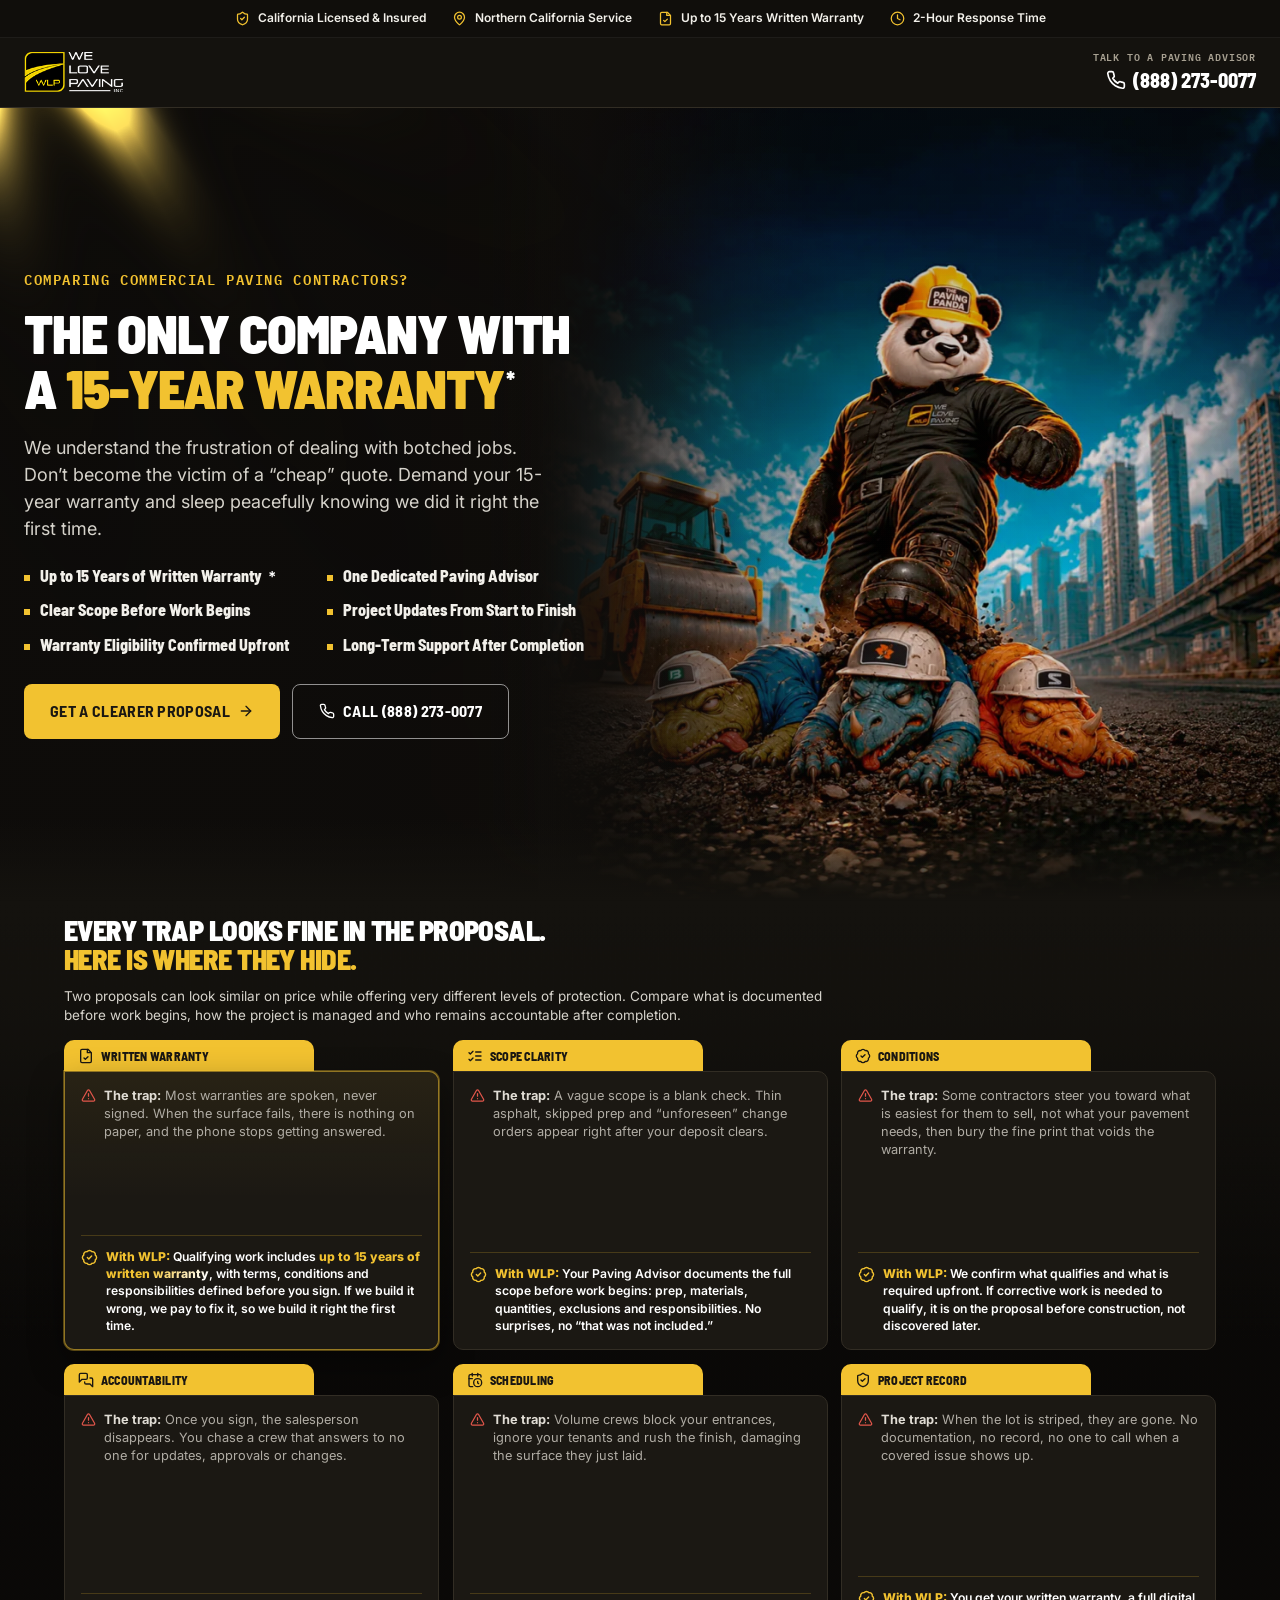
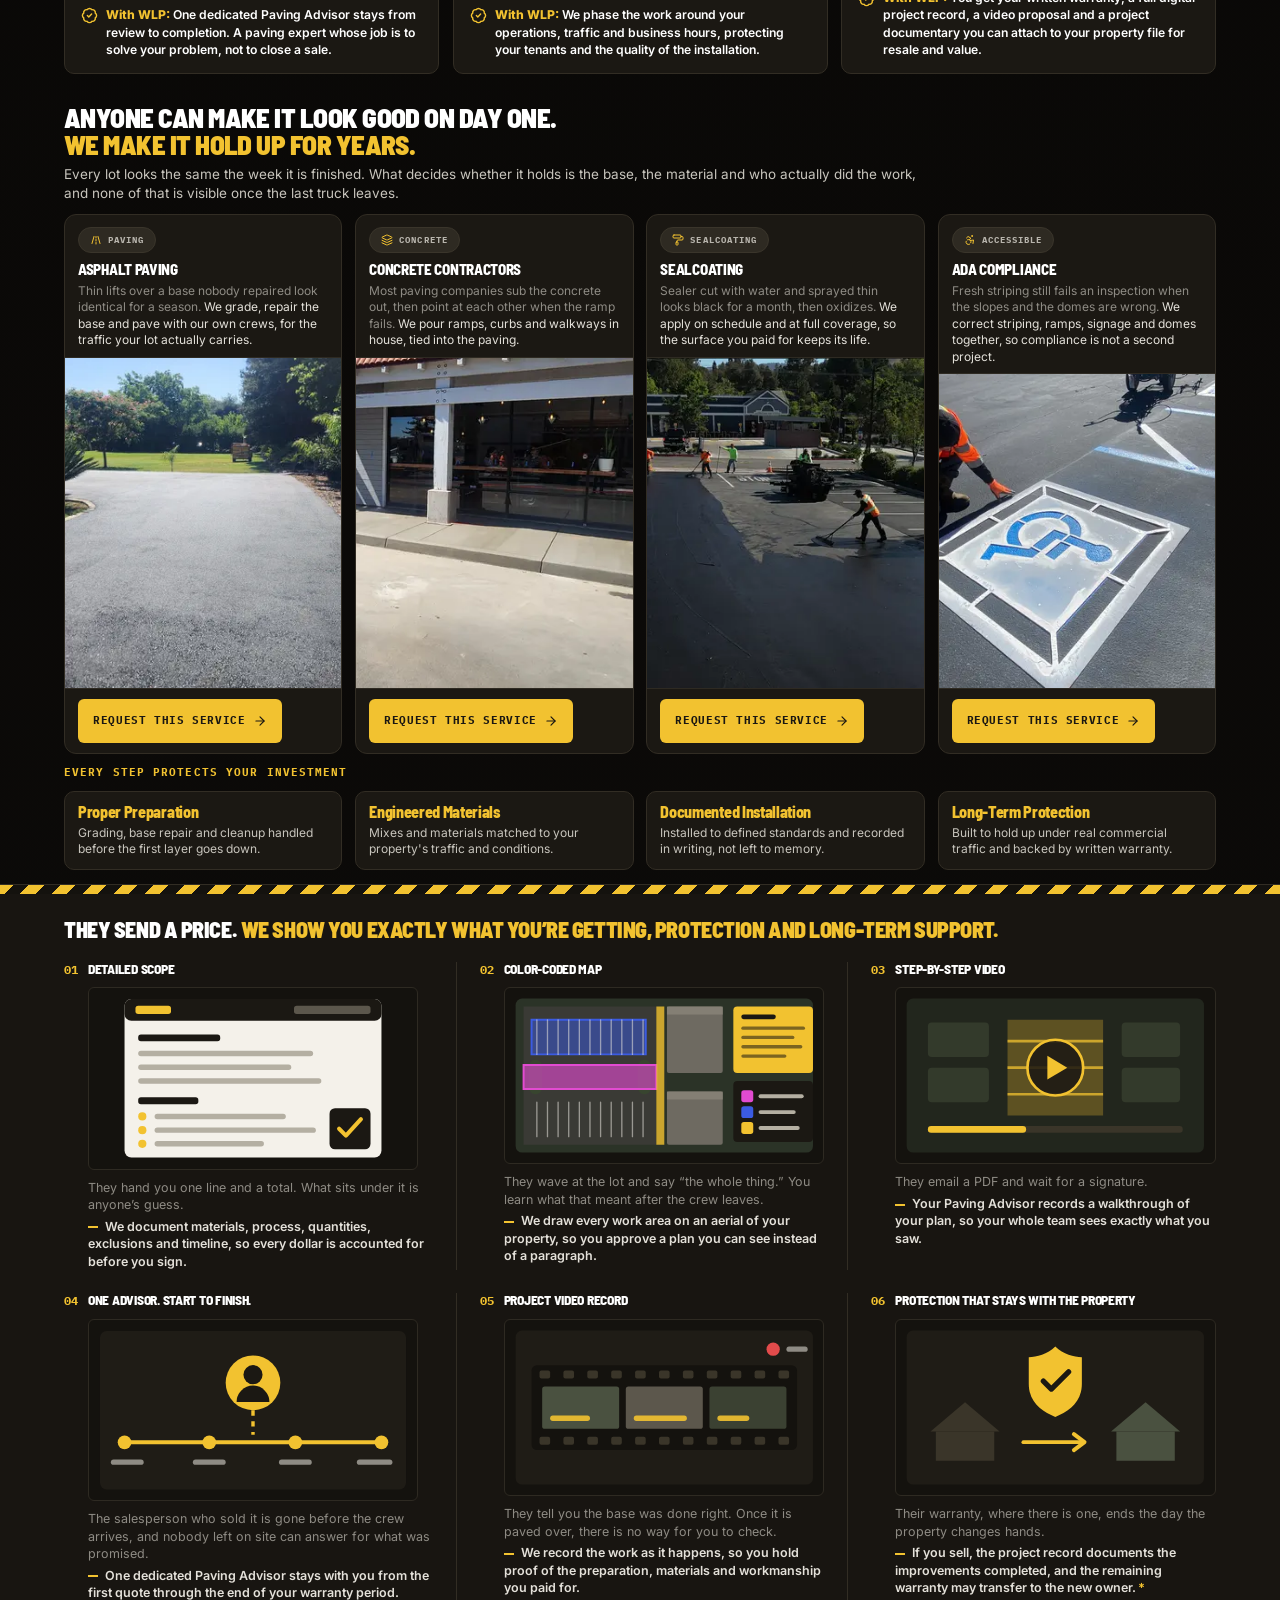
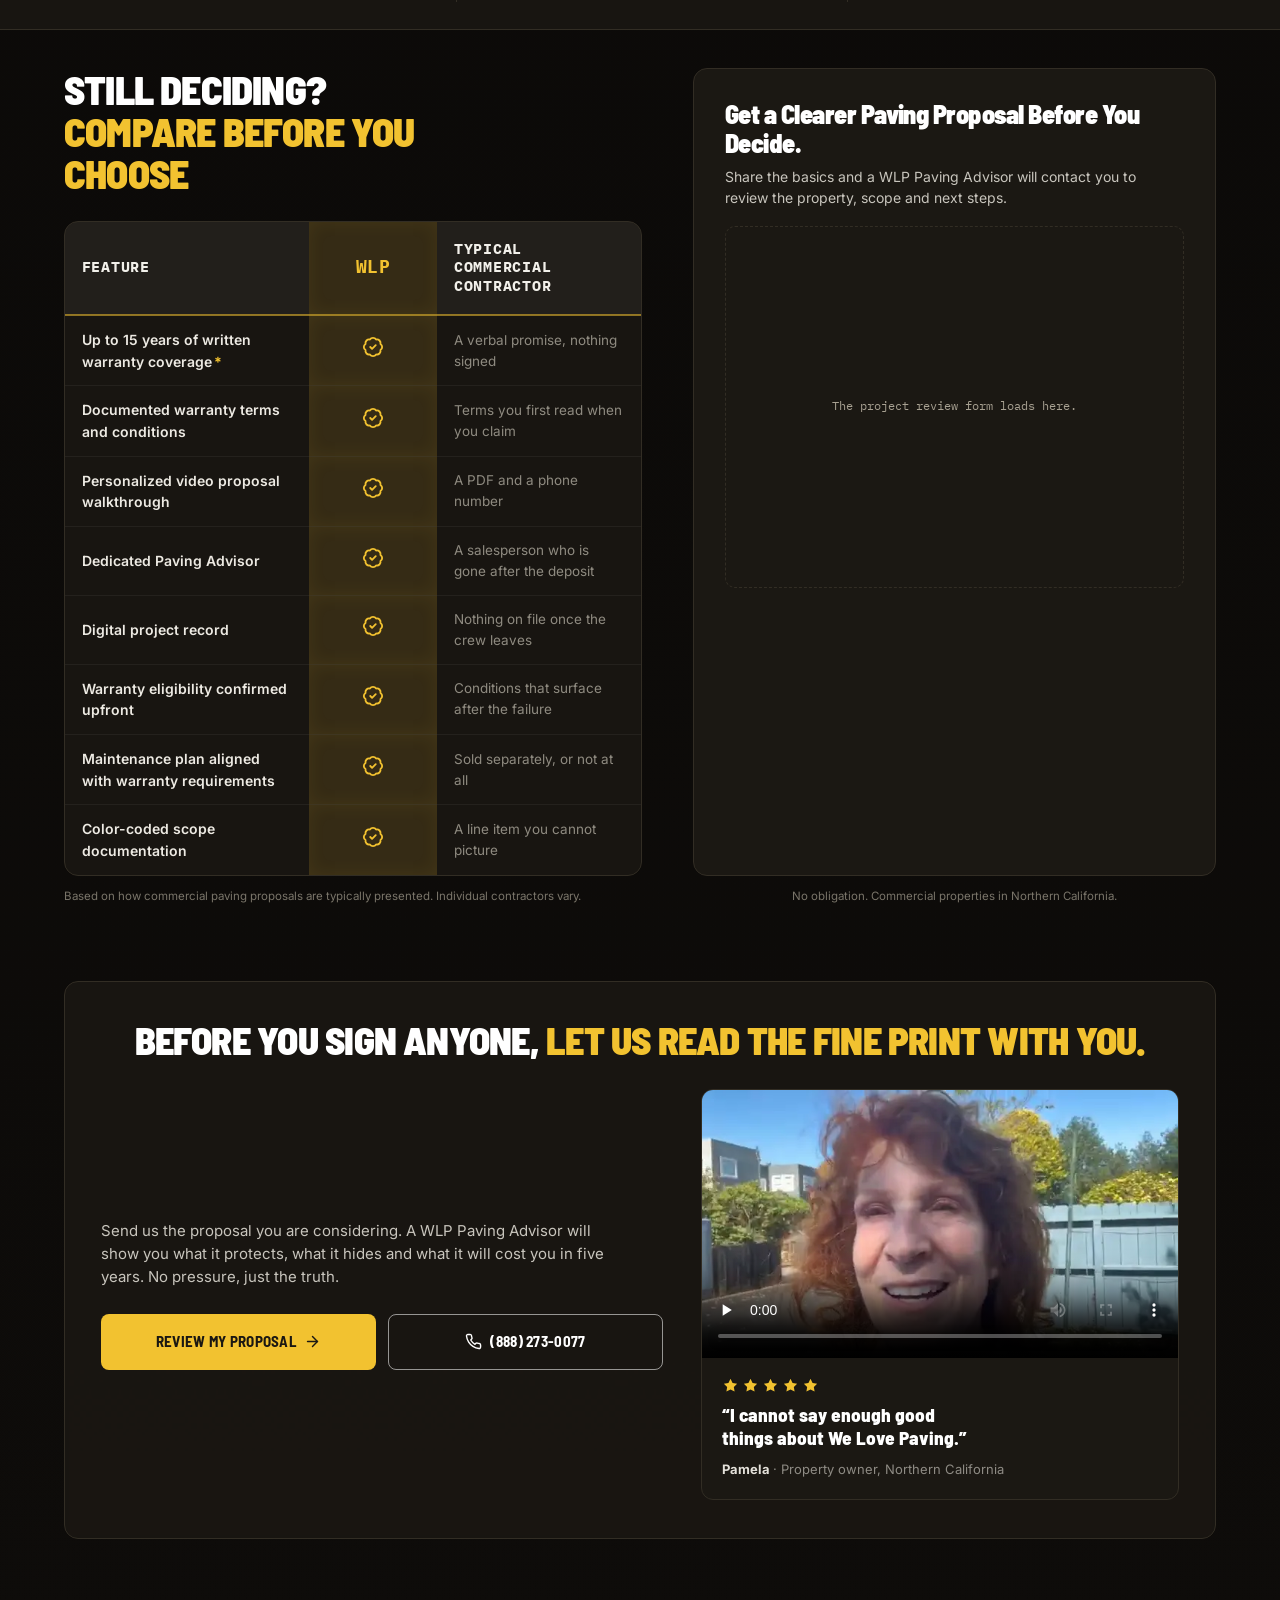
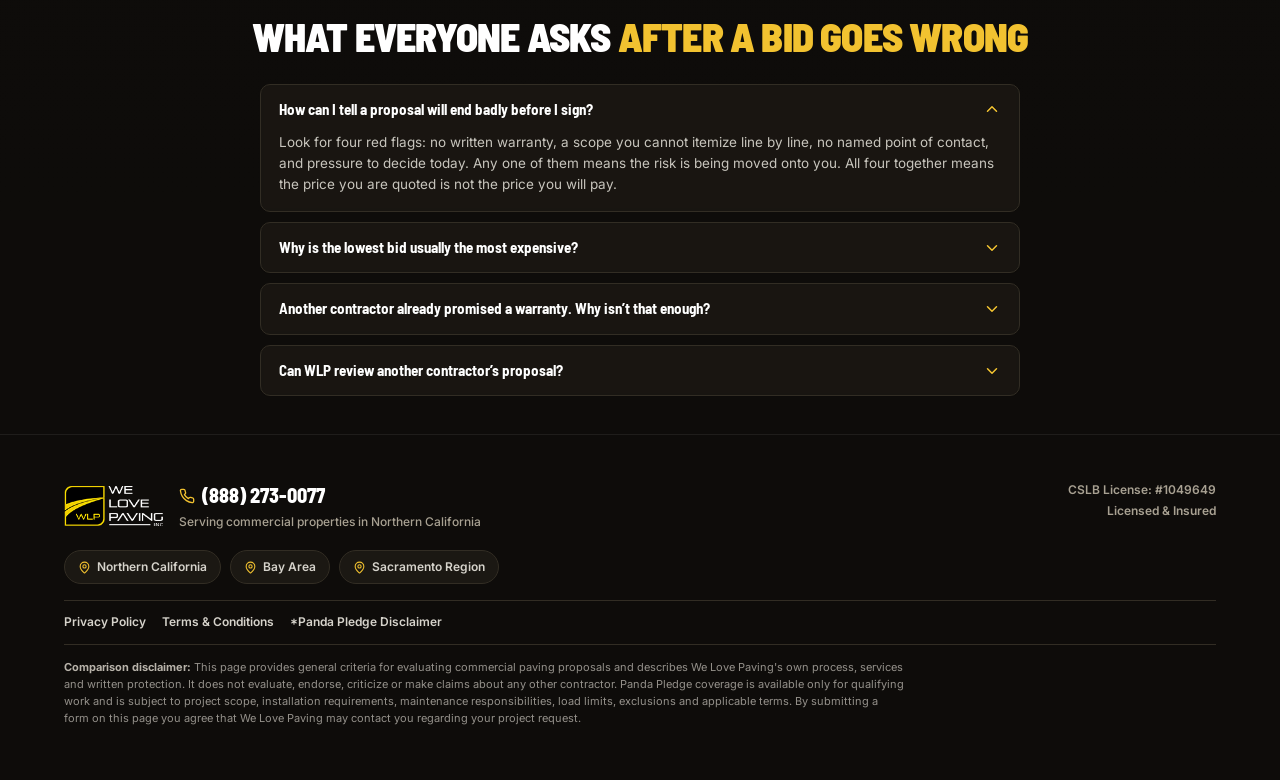
<file: index.html>
<!DOCTYPE html>
<html lang="en">
<head>
<meta charset="UTF-8">
<meta name="viewport" content="width=device-width, initial-scale=1.0">
<title>Comparing Commercial Paving Contractors? | We Love Paving</title>
<meta name="description" content="Comparing commercial paving contractors in Northern California? See how We Love Paving's up-to-15-year written protection, clear scope, dedicated project support and a two-hour response compare before you choose.">
<meta name="robots" content="noindex, follow">
<link rel="canonical" href="https://www.welovepaving.com/lp/commercial-paving-comparison/">
<meta name="theme-color" content="#14120E">
<meta property="og:type" content="website">
<meta property="og:site_name" content="We Love Paving">
<meta property="og:title" content="The Only Company with a 15-Year Warranty">
<meta property="og:description" content="Don't become the victim of a &quot;cheap&quot; quote. See what a written warranty, a documented scope and one accountable Paving Advisor change about your commercial paving project.">
<meta property="og:url" content="https://www.welovepaving.com/lp/commercial-paving-comparison/">
<meta property="og:image" content="https://www.welovepaving.com/images/hero-bg.webp">
<meta name="twitter:card" content="summary_large_image">
<link rel="icon" type="image/png" href="images/favicon.png">
<link rel="preconnect" href="https://fonts.googleapis.com">
<link rel="preconnect" href="https://fonts.gstatic.com" crossorigin>
<link rel="stylesheet" href="https://fonts.googleapis.com/css2?family=Barlow+Semi+Condensed:wght@700;800;900&family=Inter:wght@400;500;600;700;800&family=IBM+Plex+Mono:wght@600;700&display=swap" media="print" onload="this.media='all'">
<noscript><link rel="stylesheet" href="https://fonts.googleapis.com/css2?family=Barlow+Semi+Condensed:wght@700;800;900&family=Inter:wght@400;500;600;700;800&family=IBM+Plex+Mono:wght@600;700&display=swap"></noscript>
<link rel="stylesheet" href="competitors-landing.css">
<link rel="preload" as="image" href="images/hero-bg.webp" media="(min-width: 901px)" fetchpriority="high"
      imagesrcset="images/hero-bg-1800.webp 1800w, images/hero-bg.webp 2880w, images/hero-bg-4400.webp 4400w"
      imagesizes="165vw">
<link rel="preload" as="image" href="images/hero-bg-mobile.webp" media="(max-width: 900px)" fetchpriority="high">
</head>
<body>

<!-- Icon sprite -->
<svg width="0" height="0" style="position:absolute" aria-hidden="true" focusable="false">
  <defs>
    <symbol id="i-phone" viewBox="0 0 24 24"><path d="M22 16.92v3a2 2 0 0 1-2.18 2 19.79 19.79 0 0 1-8.63-3.07 19.5 19.5 0 0 1-6-6 19.79 19.79 0 0 1-3.07-8.67A2 2 0 0 1 4.11 2h3a2 2 0 0 1 2 1.72 12.84 12.84 0 0 0 .7 2.81 2 2 0 0 1-.45 2.11L8.09 9.91a16 16 0 0 0 6 6l1.27-1.27a2 2 0 0 1 2.11-.45 12.84 12.84 0 0 0 2.81.7A2 2 0 0 1 22 16.92z"/></symbol>
    <symbol id="i-arrow-right" viewBox="0 0 24 24"><path d="M5 12h14"/><path d="m12 5 7 7-7 7"/></symbol>
    <symbol id="i-file-check" viewBox="0 0 24 24"><path d="M15 2H6a2 2 0 0 0-2 2v16a2 2 0 0 0 2 2h12a2 2 0 0 0 2-2V7z"/><path d="M14 2v5h5"/><path d="m9 15 2 2 4-4"/></symbol>
    <symbol id="i-list-checks" viewBox="0 0 24 24"><path d="m3 7 2 2 4-4"/><path d="m3 17 2 2 4-4"/><path d="M13 6h8"/><path d="M13 12h8"/><path d="M13 18h8"/></symbol>
    <symbol id="i-badge-check" viewBox="0 0 24 24"><path d="M3.85 8.62a4 4 0 0 1 4.78-4.77 4 4 0 0 1 6.74 0 4 4 0 0 1 4.78 4.78 4 4 0 0 1 0 6.74 4 4 0 0 1-4.77 4.78 4 4 0 0 1-6.75 0 4 4 0 0 1-4.78-4.77 4 4 0 0 1 0-6.76Z"/><path d="m9 12 2 2 4-4"/></symbol>
    <symbol id="i-messages" viewBox="0 0 24 24"><path d="M14 9a2 2 0 0 1-2 2H6l-4 4V4a2 2 0 0 1 2-2h8a2 2 0 0 1 2 2z"/><path d="M18 9h2a2 2 0 0 1 2 2v11l-4-4h-6a2 2 0 0 1-2-2v-1"/></symbol>
    <symbol id="i-calendar-clock" viewBox="0 0 24 24"><path d="M21 7.5V6a2 2 0 0 0-2-2H5a2 2 0 0 0-2 2v14a2 2 0 0 0 2 2h3.5"/><path d="M16 2v4"/><path d="M8 2v4"/><path d="M3 10h5"/><path d="M17.5 17.5 16 16.3V14"/><circle cx="16" cy="16" r="6"/></symbol>
    <symbol id="i-shield-check" viewBox="0 0 24 24"><path d="M20 13c0 5-3.5 7.5-7.66 8.95a1 1 0 0 1-.67-.01C7.5 20.5 4 18 4 13V6a1 1 0 0 1 1-1c2 0 4.5-1.2 6.24-2.72a1.17 1.17 0 0 1 1.52 0C14.51 3.81 17 5 19 5a1 1 0 0 1 1 1z"/><path d="m9 12 2 2 4-4"/></symbol>
    <symbol id="i-map-pin" viewBox="0 0 24 24"><path d="M20 10c0 4.993-5.539 10.193-7.399 11.799a1 1 0 0 1-1.202 0C9.539 20.193 4 14.993 4 10a8 8 0 0 1 16 0"/><circle cx="12" cy="10" r="3"/></symbol>
    <symbol id="i-clock" viewBox="0 0 24 24"><circle cx="12" cy="12" r="10"/><polyline points="12 6 12 12 16 14"/></symbol>
    <symbol id="i-chevron-down" viewBox="0 0 24 24"><path d="m6 9 6 6 6-6"/></symbol>
    <symbol id="i-star" viewBox="0 0 24 24" fill="currentColor" stroke="none"><path d="m12 2.6 2.9 5.9 6.5.9-4.7 4.6 1.1 6.5-5.8-3-5.8 3 1.1-6.5L2.6 9.4l6.5-.9z"/></symbol>
    <symbol id="i-alert" viewBox="0 0 24 24"><path d="m21.7 18-8-14a2 2 0 0 0-3.4 0l-8 14A2 2 0 0 0 4 21h16a2 2 0 0 0 1.7-3"/><path d="M12 9v4"/><path d="M12 17h.01"/></symbol>
    <symbol id="i-road" viewBox="0 0 24 24"><path d="M4 19 8 5"/><path d="m16 5 4 14"/><path d="M12 5v3"/><path d="M12 11v3"/><path d="M12 17v3"/></symbol>
    <symbol id="i-layers" viewBox="0 0 24 24"><path d="M12.83 2.18a2 2 0 0 0-1.66 0L2.6 6.08a1 1 0 0 0 0 1.83l8.58 3.91a2 2 0 0 0 1.66 0l8.58-3.9a1 1 0 0 0 0-1.83Z"/><path d="m22 17.65-9.17 4.16a2 2 0 0 1-1.66 0L2 17.65"/><path d="m22 12.65-9.17 4.16a2 2 0 0 1-1.66 0L2 12.65"/></symbol>
    <symbol id="i-roller" viewBox="0 0 24 24"><rect width="16" height="6" x="2" y="2" rx="2"/><path d="M10 16v-2a2 2 0 0 1 2-2h8a2 2 0 0 0 2-2V7a2 2 0 0 0-2-2h-2"/><rect width="4" height="6" x="8" y="16" rx="1"/></symbol>
    <symbol id="i-accessible" viewBox="0 0 24 24"><circle cx="16" cy="4" r="1"/><path d="m18 19 1-7-6 1"/><path d="m5 8 3-3 5.5 3-2.36 3.5"/><path d="M4.24 14.5a5 5 0 0 0 6.88 6"/><path d="M13.76 17.5a5 5 0 0 0-6.88-6"/></symbol>
  </defs>
</svg>

<a href="#p3-form" class="sr-only">Skip to the project review form</a>

<!-- ===== HERO ZONE: chrome + the horizontal-scroll track (one viewport tall) ===== -->
<!-- One asphalt backdrop for sections 2, 3 and 4. It is a single element behind
     all three rather than a background on each, so the image and the veil over it
     run unbroken across both handoffs. JS parks its top at the hero's bottom. -->
<div class="page-bg" aria-hidden="true"></div>

<div class="hero-zone">

<!-- ===== UTILITY TRUST BAR ===== -->
<div class="utility-bar">
  <ul>
    <li><svg class="icon" aria-hidden="true"><use href="#i-shield-check"/></svg>California Licensed &amp; Insured</li>
    <li><svg class="icon" aria-hidden="true"><use href="#i-map-pin"/></svg>Northern California Service</li>
    <li><svg class="icon" aria-hidden="true"><use href="#i-file-check"/></svg>Up to 15 Years Written Warranty</li>
    <li><svg class="icon" aria-hidden="true"><use href="#i-clock"/></svg>2-Hour Response Time</li>
  </ul>
</div>

<!-- ===== CONVERSION HEADER ===== -->
<header class="site-header">
  <div class="header-inner">
    <div class="header-brand">
      <!-- Deliberately not a link: nothing on this landing takes the visitor off it. -->
      <img src="images/wlp-logo.png" alt="We Love Paving" class="header-logo" width="132" height="40">
    </div>
    <div class="header-actions">
      <!-- PLACEHOLDER tracking number — swap for the comparison-campaign line. -->
      <a href="tel:+18882730077" class="header-phone" data-track-call="header">
        <span class="header-phone-label">Talk to a Paving Advisor</span>
        <span class="header-phone-num">
          <svg class="icon icon-ring" aria-hidden="true"><use href="#i-phone"/></svg>(888) 273-0077
        </span>
      </a>
      <!-- Hidden on the hero; revealed once the user scrolls to the second panel. -->
      <a href="#p3-form" class="btn btn-primary btn-sm header-cta" data-goto-form="header">Request a Project Review</a>
    </div>
  </div>
</header>

<!-- ===== STAGE: one continuous scene behind the whole track ===== -->
<div class="stage">

  <!-- Shared background. It pans left as the track scrolls, so the panda moves
       from the right (hero) toward the left (later panels) with no seam. -->
  <div class="scene-bg" data-scene aria-hidden="true">
    <!-- The ultrawide crop is unusable on a phone; the portrait version is a
         separate art direction, so it is a <source>, not a srcset density hint.
         Only one of the two is ever fetched.

         The desktop art is offered at three widths, and `sizes` deliberately
         declares far more than the box is wide. With object-fit: cover the box
         (~1.1 aspect) is much taller than the source (~2.0), so the scale is set
         by HEIGHT, not width: at 1440 the box wants a 2340px-wide file even though
         it only paints 1273px of it. Declaring the box width had the browser hand
         back an 1800px file that then upscaled 1.30x — the softness. -->
    <picture>
      <source media="(max-width: 900px)" srcset="images/hero-bg-mobile.webp">
      <img src="images/hero-bg.webp" alt=""
           srcset="images/hero-bg-1800.webp 1800w,
                   images/hero-bg.webp 2880w,
                   images/hero-bg-4400.webp 4400w"
           sizes="(max-width: 900px) 100vw, 165vw">
    </picture>
  </div>

  <!-- ===== HORIZONTAL PANEL TRACK (transparent — the scene shows through) ===== -->
  <div class="h-track" data-h-track>

  <!-- ===== P1 · HERO ===== -->
  <section class="panel panel--hero" aria-label="Hero">
    <div class="panel-scrim scrim--left"></div>
    <!-- Light rays fanning out of the top-left corner. Vanilla WebGL port of
         React Bits' <SideRays>; it sits above the scrim and below the copy, and
         stays empty if WebGL is unavailable. -->
    <div class="side-rays" data-side-rays aria-hidden="true"></div>
    <div class="hero-inner">
      <div class="hero-content">
        <p class="eyebrow">Comparing commercial paving contractors?</p>
        <h1>The Only Company with a<span class="h1-line"><span class="hl">15-Year&nbsp;Warranty</span><a href="#pledge-terms" class="terms-ref" aria-label="See the Panda Pledge disclaimer">*</a></span></h1>
        <p class="lede">We understand the frustration of dealing with botched jobs. Don’t become the victim of a “cheap” quote. Demand your 15-year warranty and sleep peacefully knowing we did it right the first time.</p>
        <!-- Six differentiators in two columns of three (order set in CSS). The
             asterisk on the first carries the conditions down to the Panda Pledge
             disclaimer in the footer, keeping the hero a claim, not a terms block. -->
        <ul class="hero-bullets">
          <li><span><b>Up to 15 Years of Written Warranty</b> <a href="#pledge-terms" class="terms-ref" aria-label="See the Panda Pledge disclaimer">*</a></span></li>
          <li><b>Clear Scope Before Work Begins</b></li>
          <li><b>Warranty Eligibility Confirmed Upfront</b></li>
          <li><b>One Dedicated Paving Advisor</b></li>
          <li><b>Project Updates From Start to Finish</b></li>
          <li><b>Long-Term Support After Completion</b></li>
        </ul>
        <!-- Mobile-only scroll cue. The hero art fills the screen there and the
             copy sits in its black lower half, so nothing else signals that the
             page continues. -->
        <button type="button" class="hero-scroll" data-goto-next aria-label="Scroll to what to compare">
          <span class="hero-scroll__chevrons" aria-hidden="true">
            <svg viewBox="0 0 24 24" fill="none" stroke="currentColor" stroke-width="3.4" stroke-linecap="round" stroke-linejoin="round"><path d="m4 8 8 8 8-8"/></svg>
            <svg viewBox="0 0 24 24" fill="none" stroke="currentColor" stroke-width="3.4" stroke-linecap="round" stroke-linejoin="round"><path d="m4 8 8 8 8-8"/></svg>
          </span>
        </button>
        <div class="hero-ctas">
          <a href="#p3-form" class="btn btn-primary" data-goto-form="hero">Get a Clearer Proposal <svg class="icon" aria-hidden="true"><use href="#i-arrow-right"/></svg></a>
          <a href="tel:+18882730077" class="btn btn-outline" data-track-call="hero">
            <svg class="icon" aria-hidden="true"><use href="#i-phone"/></svg>Call (888) 273-0077
          </a>
        </div>
      </div>
    </div>
  </section>

  <!-- ===== P2 · WHAT TO COMPARE ===== -->
  <!-- No image of its own: the shared scene has panned left, so the panda now
       sits on the left and this content lives in the space it opened on the right. -->
  <section class="panel panel--compare" aria-label="What to compare">
    <div class="panel-scrim scrim--right"></div>
    <div class="compare-inner">
      <div class="compare-content">
        <div class="compare-head">
          <h2>Every Trap Looks Fine in the Proposal.<br><span class="hl">Here Is Where They Hide.</span></h2>
          <p class="sub">Two proposals can look similar on price while offering very different levels of protection. Compare what is documented before work begins, how the project is managed and who remains accountable after completion.</p>
        </div>
        <div class="compare-grid">
          <article class="compare-card is-key">
            <span class="card-tab">
              <svg class="icon" aria-hidden="true"><use href="#i-file-check"/></svg><span>Written Warranty</span>
            </span>
            <div class="card-panel">
              <p class="card-q">
                <svg class="icon" aria-hidden="true"><use href="#i-alert"/></svg>
                <span><b>The trap:</b> Most warranties are spoken, never signed. When the surface fails, there is nothing on paper, and the phone stops getting answered.</span>
              </p>
              <p class="card-a">
                <svg class="icon" aria-hidden="true"><use href="#i-badge-check"/></svg>
                <span><b>With WLP:</b> Qualifying work includes <b class="card-hl">up to 15 years of written warranty</b>, with terms, conditions and responsibilities defined before you sign. If we build it wrong, we pay to fix it, so we build it right the first time.</span>
              </p>
            </div>
          </article>
          <article class="compare-card">
            <span class="card-tab">
              <svg class="icon" aria-hidden="true"><use href="#i-list-checks"/></svg><span>Scope Clarity</span>
            </span>
            <div class="card-panel">
              <p class="card-q">
                <svg class="icon" aria-hidden="true"><use href="#i-alert"/></svg>
                <span><b>The trap:</b> A vague scope is a blank check. Thin asphalt, skipped prep and “unforeseen” change orders appear right after your deposit clears.</span>
              </p>
              <p class="card-a">
                <svg class="icon" aria-hidden="true"><use href="#i-badge-check"/></svg>
                <span><b>With WLP:</b> Your Paving Advisor documents the full scope before work begins: prep, materials, quantities, exclusions and responsibilities. No surprises, no “that was not included.”</span>
              </p>
            </div>
          </article>
          <article class="compare-card">
            <span class="card-tab">
              <svg class="icon" aria-hidden="true"><use href="#i-badge-check"/></svg><span>Conditions</span>
            </span>
            <div class="card-panel">
              <p class="card-q">
                <svg class="icon" aria-hidden="true"><use href="#i-alert"/></svg>
                <span><b>The trap:</b> Some contractors steer you toward what is easiest for them to sell, not what your pavement needs, then bury the fine print that voids the warranty.</span>
              </p>
              <p class="card-a">
                <svg class="icon" aria-hidden="true"><use href="#i-badge-check"/></svg>
                <span><b>With WLP:</b> We confirm what qualifies and what is required upfront. If corrective work is needed to qualify, it is on the proposal before construction, not discovered later.</span>
              </p>
            </div>
          </article>
          <article class="compare-card">
            <span class="card-tab">
              <svg class="icon" aria-hidden="true"><use href="#i-messages"/></svg><span>Accountability</span>
            </span>
            <div class="card-panel">
              <p class="card-q">
                <svg class="icon" aria-hidden="true"><use href="#i-alert"/></svg>
                <span><b>The trap:</b> Once you sign, the salesperson disappears. You chase a crew that answers to no one for updates, approvals or changes.</span>
              </p>
              <p class="card-a">
                <svg class="icon" aria-hidden="true"><use href="#i-badge-check"/></svg>
                <span><b>With WLP:</b> One dedicated Paving Advisor stays from review to completion. A paving expert whose job is to solve your problem, not to close a sale.</span>
              </p>
            </div>
          </article>
          <article class="compare-card">
            <span class="card-tab">
              <svg class="icon" aria-hidden="true"><use href="#i-calendar-clock"/></svg><span>Scheduling</span>
            </span>
            <div class="card-panel">
              <p class="card-q">
                <svg class="icon" aria-hidden="true"><use href="#i-alert"/></svg>
                <span><b>The trap:</b> Volume crews block your entrances, ignore your tenants and rush the finish, damaging the surface they just laid.</span>
              </p>
              <p class="card-a">
                <svg class="icon" aria-hidden="true"><use href="#i-badge-check"/></svg>
                <span><b>With WLP:</b> We phase the work around your operations, traffic and business hours, protecting your tenants and the quality of the installation.</span>
              </p>
            </div>
          </article>
          <article class="compare-card">
            <span class="card-tab">
              <svg class="icon" aria-hidden="true"><use href="#i-shield-check"/></svg><span>Project Record</span>
            </span>
            <div class="card-panel">
              <p class="card-q">
                <svg class="icon" aria-hidden="true"><use href="#i-alert"/></svg>
                <span><b>The trap:</b> When the lot is striped, they are gone. No documentation, no record, no one to call when a covered issue shows up.</span>
              </p>
              <p class="card-a">
                <svg class="icon" aria-hidden="true"><use href="#i-badge-check"/></svg>
                <span><b>With WLP:</b> You get your written warranty, a full digital project record, a video proposal and a project documentary you can attach to your property file for resale and value.</span>
              </p>
            </div>
          </article>
        </div>
      </div>
    </div>
  </section>

  <!-- ===== P3 · THE QUALITY OF OUR WORK ===== -->
  <!-- Its asphalt background is aligned with the post-hero background (same image,
       same scale, continuing crop set by JS) so the horizontal->vertical handoff
       into the FAQ shows one unbroken backdrop. -->
  <section class="panel panel--pledge" aria-label="The quality of our work" data-view="work_quality_view">
    <div class="pledge-inner">
      <header class="pledge-head">
        <h2>Anyone Can Make It Look Good on Day One.<br><span class="hl">We Make It Hold Up for Years.</span></h2>
        <p class="sub">Every lot looks the same the week it is finished. What decides whether it holds is the base, the material and who actually did the work, and none of that is visible once the last truck leaves.</p>
      </header>

      <!-- The four services we self-perform. Same card component as the striping and
           concrete landings (cond-*), so it stays one shared piece across the set.
           PLACEHOLDER photos borrowed from the striping library until paving,
           concrete and sealcoating shots land. -->
      <div class="cond-grid">
        <article class="cond-card">
          <div class="cond-body">
            <span class="cond-tag"><svg class="icon" aria-hidden="true"><use href="#i-road"/></svg>PAVING</span>
            <h3>Asphalt Paving</h3>
            <p><span class="cond-trap">Thin lifts over a base nobody repaired look identical for a season.</span> We grade, repair the base and pave with our own crews, for the traffic your lot actually carries.</p>
          </div>
          <div class="cond-media">
            <img src="images/svc-asphalt.webp" alt="A freshly paved asphalt drive curving between landscaped grounds on a We Love Paving job" width="760" height="355" loading="lazy" decoding="async">
          </div>
          <div class="cond-foot">
            <a href="#p3-form" class="cond-link" data-svc-request="Asphalt Paving">REQUEST THIS SERVICE <svg class="icon" aria-hidden="true"><use href="#i-arrow-right"/></svg></a>
          </div>
        </article>
        <article class="cond-card">
          <div class="cond-body">
            <span class="cond-tag"><svg class="icon" aria-hidden="true"><use href="#i-layers"/></svg>CONCRETE</span>
            <h3>Concrete Contractors</h3>
            <p><span class="cond-trap">Most paving companies sub the concrete out, then point at each other when the ramp fails.</span> We pour ramps, curbs and walkways in house, tied into the paving.</p>
          </div>
          <div class="cond-media">
            <img src="images/svc-concrete.webp" alt="A newly poured concrete walkway and curb running along a commercial storefront" width="760" height="362" loading="lazy" decoding="async">
          </div>
          <div class="cond-foot">
            <a href="#p3-form" class="cond-link" data-svc-request="Concrete Contractors">REQUEST THIS SERVICE <svg class="icon" aria-hidden="true"><use href="#i-arrow-right"/></svg></a>
          </div>
        </article>
        <article class="cond-card">
          <div class="cond-body">
            <span class="cond-tag"><svg class="icon" aria-hidden="true"><use href="#i-roller"/></svg>SEALCOATING</span>
            <h3>Sealcoating</h3>
            <p><span class="cond-trap">Sealer cut with water and sprayed thin looks black for a month, then oxidizes.</span> We apply on schedule and at full coverage, so the surface you paid for keeps its life.</p>
          </div>
          <div class="cond-media">
            <img src="images/svc-sealcoating.webp" alt="A We Love Paving crew squeegeeing fresh sealcoat across a retail parking lot" width="760" height="362" loading="lazy" decoding="async">
          </div>
          <div class="cond-foot">
            <a href="#p3-form" class="cond-link" data-svc-request="Sealcoating">REQUEST THIS SERVICE <svg class="icon" aria-hidden="true"><use href="#i-arrow-right"/></svg></a>
          </div>
        </article>
        <article class="cond-card">
          <div class="cond-body">
            <span class="cond-tag"><svg class="icon" aria-hidden="true"><use href="#i-accessible"/></svg>ACCESSIBLE</span>
            <h3>ADA Compliance</h3>
            <p><span class="cond-trap">Fresh striping still fails an inspection when the slopes and the domes are wrong.</span> We correct striping, ramps, signage and domes together, so compliance is not a second project.</p>
          </div>
          <div class="cond-media">
            <img src="images/svc-ada.webp" alt="A crew member laying an ADA accessible-parking stencil on a freshly striped lot" width="760" height="362" loading="lazy" decoding="async">
          </div>
          <div class="cond-foot">
            <a href="#p3-form" class="cond-link" data-svc-request="ADA Compliance">REQUEST THIS SERVICE <svg class="icon" aria-hidden="true"><use href="#i-arrow-right"/></svg></a>
          </div>
        </article>
      </div>

      <h3 class="pledge-kicker">Every Step Protects Your Investment</h3>
      <div class="pledge-grid">
        <article class="pledge-card">
          <h3>Proper Preparation</h3>
          <p>Grading, base repair and cleanup handled before the first layer goes down.</p>
        </article>
        <article class="pledge-card">
          <h3>Engineered Materials</h3>
          <p>Mixes and materials matched to your property's traffic and conditions.</p>
        </article>
        <article class="pledge-card">
          <h3>Documented Installation</h3>
          <p>Installed to defined standards and recorded in writing, not left to memory.</p>
        </article>
        <article class="pledge-card">
          <h3>Long-Term Protection</h3>
          <p>Built to hold up under real commercial traffic and backed by written warranty.</p>
        </article>
      </div>
    </div>
  </section>

  </div><!-- /.h-track -->
</div><!-- /.stage -->
</div><!-- /.hero-zone -->

<!-- The same asphalt image continues behind everything below the hero zone, so the
     dark background flows on seamlessly from P3 (which shows the top of it). -->
<div class="post-hero">

<!-- ===== The proposal system =====
     A strip, not a section: it sits between the pledge panel and the comparison
     table as one band naming the three pieces of a WLP proposal, and hands
     straight off to the form. -->
<section class="proposal-section" aria-label="The WLP proposal system" data-view="proposal_system_view">
  <div class="lp-container">
    <div class="proposal-strip">
      <div class="proposal-lede">
        <h2 class="proposal-title">They send a price. <span class="hl">We show you exactly what you’re getting, protection and long-term support.</span></h2>
      </div>

      <ol class="proposal-steps">
        <li class="proposal-step">
          <span class="proposal-num">01</span>
          <div>
            <h3>Detailed Scope</h3>
            <div class="proposal-media">
              <!-- A scope sheet: header block, line items, and the checked steps down
                   the side. -->
              <svg viewBox="0 0 240 132" role="img" aria-label="Illustration of a written scope sheet with line items and a step by step process">
                <rect x="26" y="8" width="188" height="116" rx="5" fill="#F4F1EA"/>
                <rect x="26" y="8" width="188" height="16" rx="5" fill="#1B1813"/>
                <rect x="34" y="13" width="26" height="6" rx="2" fill="#F2C230"/>
                <rect x="150" y="13" width="56" height="6" rx="2" fill="#5C574C"/>
                <rect x="36" y="34" width="60" height="5" rx="2" fill="#1B1813"/>
                <rect x="36" y="46" width="128" height="4" rx="2" fill="#B4AFA2"/>
                <rect x="36" y="56" width="112" height="4" rx="2" fill="#B4AFA2"/>
                <rect x="36" y="66" width="134" height="4" rx="2" fill="#B4AFA2"/>
                <rect x="36" y="80" width="44" height="5" rx="2" fill="#1B1813"/>
                <g fill="#F2C230"><circle cx="39" cy="94" r="3"/><circle cx="39" cy="104" r="3"/><circle cx="39" cy="114" r="3"/></g>
                <g fill="#B4AFA2"><rect x="48" y="92" width="96" height="4" rx="2"/><rect x="48" y="102" width="118" height="4" rx="2"/><rect x="48" y="112" width="80" height="4" rx="2"/></g>
                <rect x="176" y="88" width="30" height="30" rx="4" fill="#1B1813"/>
                <path d="m183 103 5 5 11-12" fill="none" stroke="#F2C230" stroke-width="3" stroke-linecap="round" stroke-linejoin="round"/>
              </svg>
            </div>
            <p class="proposal-them">They hand you one line and a total. What sits under it is anyone’s guess.</p>
            <p class="proposal-us">We document materials, process, quantities, exclusions and timeline, so every dollar is accounted for before you sign.</p>
          </div>
        </li>
        <li class="proposal-step">
          <span class="proposal-num">02</span>
          <div>
            <h3>Color-Coded Map</h3>
            <div class="proposal-media">
              <!-- The aerial with the work areas keyed by colour, and the legend that
                   ties each colour back to a scope line. -->
              <svg viewBox="0 0 240 132" role="img" aria-label="Illustration of an aerial site map with each work area coloured in, a summary panel and a legend">
                <!-- The parcel from above: the lot with its stalls and drive aisle,
                     the buildings along one side, and each type of work laid over
                     the area it actually covers, keyed in the legend. -->
                <rect x="8" y="8" width="224" height="116" rx="5" fill="#2B3327"/>
                <path d="M14 14h100v104H14z" fill="#3A3A35"/>
                <g fill="#38452F"><rect x="18" y="54" width="10" height="26" rx="5"/><rect x="100" y="54" width="10" height="26" rx="5"/></g>
                <g fill="#6E6A61"><rect x="122" y="14" width="42" height="50" rx="1.5"/><rect x="122" y="78" width="42" height="40" rx="1.5"/></g>
                <g fill="#847F74"><rect x="122" y="14" width="42" height="6"/><rect x="122" y="78" width="42" height="6"/></g>
                <!-- 02 sealcoat and restripe: the parking field -->
                <path d="M20 24h86v26H20z" fill="#3B5BE2" opacity="0.5"/>
                <path d="M20 24h86v26H20z" fill="none" stroke="#3B5BE2" stroke-width="1.5"/>
                <!-- 01 grind and overlay: the drive aisle straight through it -->
                <path d="M14 58h100v18H14z" fill="#E24BD1" opacity="0.62"/>
                <path d="M14 58h100v18H14z" fill="none" stroke="#E24BD1" stroke-width="1.5"/>
                <!-- the striping itself, over the work areas rather than under them -->
                <g stroke="#E9E6DF" stroke-width="1" opacity="0.55" stroke-linecap="round">
                  <path d="M24 24v26 M32 24v26 M40 24v26 M48 24v26 M56 24v26 M64 24v26 M72 24v26 M80 24v26 M88 24v26 M96 24v26 M104 24v26"/>
                  <path d="M24 86v26 M32 86v26 M40 86v26 M48 86v26 M56 86v26 M64 86v26 M72 86v26 M80 86v26 M88 86v26 M96 86v26 M104 86v26"/>
                </g>
                <!-- 03 concrete: the walkway along the building fronts -->
                <path d="M114 14h6v104h-6z" fill="#F2C230" opacity="0.8"/>
                <!-- the summary panel, the way it rides the real drawing -->
                <rect x="172" y="14" width="60" height="50" rx="3" fill="#F2C230"/>
                <rect x="178" y="20" width="26" height="3.5" rx="1.75" fill="#1B1813"/>
                <g fill="#1B1813" opacity="0.55"><rect x="178" y="29" width="48" height="2.5" rx="1.25"/><rect x="178" y="36" width="40" height="2.5" rx="1.25"/><rect x="178" y="43" width="46" height="2.5" rx="1.25"/><rect x="178" y="50" width="34" height="2.5" rx="1.25"/></g>
                <!-- the legend, one row per colour on the map -->
                <rect x="172" y="70" width="60" height="46" rx="3" fill="#1B1813"/>
                <g><rect x="178" y="77" width="9" height="9" rx="2" fill="#E24BD1"/><rect x="191" y="80" width="34" height="3" rx="1.5" fill="#B4AFA2"/></g>
                <g><rect x="178" y="89" width="9" height="9" rx="2" fill="#3B5BE2"/><rect x="191" y="92" width="28" height="3" rx="1.5" fill="#B4AFA2"/></g>
                <g><rect x="178" y="101" width="9" height="9" rx="2" fill="#F2C230"/><rect x="191" y="104" width="31" height="3" rx="1.5" fill="#B4AFA2"/></g>
              </svg>
            </div>
            <p class="proposal-them">They wave at the lot and say “the whole thing.” You learn what that meant after the crew leaves.</p>
            <p class="proposal-us">We draw every work area on an aerial of your property, so you approve a plan you can see instead of a paragraph.</p>
          </div>
        </li>
        <li class="proposal-step">
          <span class="proposal-num">03</span>
          <div>
            <h3>Step-by-Step Video</h3>
            <div class="proposal-media">
              <!-- The walkthrough: the same map behind a play control and a progress bar. -->
              <svg viewBox="0 0 240 132" role="img" aria-label="Illustration of a video walkthrough of the project with a play button">
                <rect x="8" y="8" width="224" height="116" rx="5" fill="#22261D"/>
                <g fill="#333A2B"><rect x="24" y="26" width="46" height="26" rx="3"/><rect x="24" y="60" width="46" height="26" rx="3"/><rect x="170" y="26" width="44" height="26" rx="3"/><rect x="170" y="60" width="44" height="26" rx="3"/></g>
                <path d="M84 24h72v72H84z" fill="#F2C230" opacity="0.28"/>
                <g stroke="#F2C230" stroke-width="2" opacity="0.75" fill="none"><path d="M84 40h72"/><path d="M84 60h72"/><path d="M84 80h72"/></g>
                <circle cx="120" cy="60" r="21" fill="#1B1813" opacity="0.86"/>
                <circle cx="120" cy="60" r="21" fill="none" stroke="#F2C230" stroke-width="2"/>
                <path d="m114 51 15 9-15 9z" fill="#F2C230"/>
                <rect x="24" y="104" width="192" height="5" rx="2.5" fill="#3A3529"/>
                <rect x="24" y="104" width="74" height="5" rx="2.5" fill="#F2C230"/>
              </svg>
            </div>
            <p class="proposal-them">They email a PDF and wait for a signature.</p>
            <p class="proposal-us">Your Paving Advisor records a walkthrough of your plan, so your whole team sees exactly what you saw.</p>
          </div>
        </li>
        <li class="proposal-step">
          <span class="proposal-num">04</span>
          <div>
            <h3>One Advisor. Start to Finish.</h3>
            <div class="proposal-media">
              <!-- One figure riding the whole timeline, quote to end of warranty,
                   instead of the handoffs it replaces. -->
              <svg viewBox="0 0 240 132" role="img" aria-label="Illustration of one advisor staying with the project from the first quote to the end of the warranty">
                <rect x="8" y="8" width="224" height="116" rx="5" fill="#1F1C16"/>
                <rect x="26" y="88" width="188" height="3" rx="1.5" fill="#F2C230"/>
                <g fill="#F2C230"><circle cx="26" cy="89.5" r="5"/><circle cx="88" cy="89.5" r="5"/><circle cx="151" cy="89.5" r="5"/><circle cx="214" cy="89.5" r="5"/></g>
                <g fill="#8E8B84"><rect x="16" y="102" width="24" height="4" rx="2"/><rect x="76" y="102" width="24" height="4" rx="2"/><rect x="139" y="102" width="24" height="4" rx="2"/><rect x="196" y="102" width="26" height="4" rx="2"/></g>
                <circle cx="120" cy="46" r="20" fill="#F2C230"/>
                <circle cx="120" cy="40" r="7" fill="#1B1813"/>
                <path d="M108 60a12 12 0 0 1 24 0z" fill="#1B1813"/>
                <path d="M120 66v18" stroke="#F2C230" stroke-width="2.5" stroke-dasharray="4 4"/>
              </svg>
            </div>
            <p class="proposal-them">The salesperson who sold it is gone before the crew arrives, and nobody left on site can answer for what was promised.</p>
            <p class="proposal-us">One dedicated Paving Advisor stays with you from the first quote through the end of your warranty period.</p>
          </div>
        </li>
        <li class="proposal-step">
          <span class="proposal-num">05</span>
          <div>
            <h3>Project Video Record</h3>
            <div class="proposal-media">
              <!-- A filmstrip of the job: preparation, materials and workmanship,
                   each its own frame, with the recording still running. -->
              <svg viewBox="0 0 240 132" role="img" aria-label="Illustration of a filmstrip recording the project from preparation through workmanship">
                <rect x="8" y="8" width="224" height="116" rx="5" fill="#1F1C16"/>
                <rect x="20" y="34" width="200" height="64" rx="4" fill="#14120E"/>
                <g fill="#3A3529"><rect x="26" y="38" width="8" height="6" rx="1.5"/><rect x="44" y="38" width="8" height="6" rx="1.5"/><rect x="62" y="38" width="8" height="6" rx="1.5"/><rect x="80" y="38" width="8" height="6" rx="1.5"/><rect x="98" y="38" width="8" height="6" rx="1.5"/><rect x="116" y="38" width="8" height="6" rx="1.5"/><rect x="134" y="38" width="8" height="6" rx="1.5"/><rect x="152" y="38" width="8" height="6" rx="1.5"/><rect x="170" y="38" width="8" height="6" rx="1.5"/><rect x="188" y="38" width="8" height="6" rx="1.5"/><rect x="206" y="38" width="8" height="6" rx="1.5"/></g>
                <g fill="#3A3529"><rect x="26" y="88" width="8" height="6" rx="1.5"/><rect x="44" y="88" width="8" height="6" rx="1.5"/><rect x="62" y="88" width="8" height="6" rx="1.5"/><rect x="80" y="88" width="8" height="6" rx="1.5"/><rect x="98" y="88" width="8" height="6" rx="1.5"/><rect x="116" y="88" width="8" height="6" rx="1.5"/><rect x="134" y="88" width="8" height="6" rx="1.5"/><rect x="152" y="88" width="8" height="6" rx="1.5"/><rect x="170" y="88" width="8" height="6" rx="1.5"/><rect x="188" y="88" width="8" height="6" rx="1.5"/><rect x="206" y="88" width="8" height="6" rx="1.5"/></g>
                <g><rect x="28" y="50" width="58" height="32" rx="2" fill="#4A5140"/><rect x="91" y="50" width="58" height="32" rx="2" fill="#5C574C"/><rect x="154" y="50" width="58" height="32" rx="2" fill="#3B4132"/></g>
                <g fill="#F2C230" opacity="0.9"><rect x="34" y="72" width="30" height="4" rx="2"/><rect x="97" y="72" width="40" height="4" rx="2"/><rect x="160" y="72" width="24" height="4" rx="2"/></g>
                <circle cx="202" cy="22" r="5" fill="#E24B4B"/>
                <rect x="212" y="20" width="16" height="4" rx="2" fill="#8E8B84"/>
              </svg>
            </div>
            <p class="proposal-them">They tell you the base was done right. Once it is paved over, there is no way for you to check.</p>
            <p class="proposal-us">We record the work as it happens, so you hold proof of the preparation, materials and workmanship you paid for.</p>
          </div>
        </li>
        <li class="proposal-step">
          <span class="proposal-num">06</span>
          <div>
            <h3>Protection That Stays With the Property</h3>
            <div class="proposal-media">
              <!-- The cover handed across at the sale rather than ending at it. -->
              <svg viewBox="0 0 240 132" role="img" aria-label="Illustration of warranty coverage passing from one owner to the next along with the property">
                <rect x="8" y="8" width="224" height="116" rx="5" fill="#1F1C16"/>
                <g fill="#3A3529"><path d="M30 84h44v22H30z"/><path d="m52 62 26 22H26z"/></g>
                <g fill="#4A5140"><path d="M166 84h44v22h-44z"/><path d="m188 62 26 22h-52z"/></g>
                <path d="M96 92h44" stroke="#F2C230" stroke-width="3" stroke-linecap="round"/>
                <path d="m134 86 8 6-8 6" fill="none" stroke="#F2C230" stroke-width="3" stroke-linecap="round" stroke-linejoin="round"/>
                <path d="M120 20c6 6 14 8 20 8v20c0 14-10 21-20 25-10-4-20-11-20-25V28c6 0 14-2 20-8z" fill="#F2C230"/>
                <path d="m111 46 6 6 13-13" fill="none" stroke="#1B1813" stroke-width="4" stroke-linecap="round" stroke-linejoin="round"/>
              </svg>
            </div>
            <p class="proposal-them">Their warranty, where there is one, ends the day the property changes hands.</p>
            <p class="proposal-us">If you sell, the project record documents the improvements completed, and the remaining warranty may transfer to the new owner.<a href="#pledge-terms" class="terms-ref" aria-label="See the Panda Pledge disclaimer">*</a></p>
          </div>
        </li>
      </ol>
    </div>
  </div>
</section>

<!-- ===== VERTICAL: FAQ + lead form ===== -->
<section class="lp-section" aria-label="Compare and request a review" data-view="compare_form_view">
  <div class="lp-container faq-form-grid">

    <div class="compare-col">
      <h2 class="lp-h2">Still deciding?<br><span class="hl">Compare Before You Choose</span></h2>
      <div class="cmp-wrap">
        <table class="cmp-table">
          <thead>
            <tr>
              <th scope="col">Feature</th>
              <th scope="col" class="cmp-wlp">WLP</th>
              <th scope="col">Typical commercial contractor</th>
            </tr>
          </thead>
          <tbody>
            <tr>
              <th scope="row">Up to 15 years of written warranty coverage<a href="#pledge-terms" class="terms-ref" aria-label="See the Panda Pledge disclaimer">*</a></th>
              <td class="cmp-yes"><svg class="icon" aria-hidden="true"><use href="#i-badge-check"/></svg><span class="sr-only">Yes</span></td>
              <td class="cmp-no">A verbal promise, nothing signed</td>
            </tr>
            <tr>
              <th scope="row">Documented warranty terms and conditions</th>
              <td class="cmp-yes"><svg class="icon" aria-hidden="true"><use href="#i-badge-check"/></svg><span class="sr-only">Yes</span></td>
              <td class="cmp-no">Terms you first read when you claim</td>
            </tr>
            <tr>
              <th scope="row">Personalized video proposal walkthrough</th>
              <td class="cmp-yes"><svg class="icon" aria-hidden="true"><use href="#i-badge-check"/></svg><span class="sr-only">Yes</span></td>
              <td class="cmp-no">A PDF and a phone number</td>
            </tr>
            <tr>
              <th scope="row">Dedicated Paving Advisor</th>
              <td class="cmp-yes"><svg class="icon" aria-hidden="true"><use href="#i-badge-check"/></svg><span class="sr-only">Yes</span></td>
              <td class="cmp-no">A salesperson who is gone after the deposit</td>
            </tr>
            <tr>
              <th scope="row">Digital project record</th>
              <td class="cmp-yes"><svg class="icon" aria-hidden="true"><use href="#i-badge-check"/></svg><span class="sr-only">Yes</span></td>
              <td class="cmp-no">Nothing on file once the crew leaves</td>
            </tr>
            <tr>
              <th scope="row">Warranty eligibility confirmed upfront</th>
              <td class="cmp-yes"><svg class="icon" aria-hidden="true"><use href="#i-badge-check"/></svg><span class="sr-only">Yes</span></td>
              <td class="cmp-no">Conditions that surface after the failure</td>
            </tr>
            <tr>
              <th scope="row">Maintenance plan aligned with warranty requirements</th>
              <td class="cmp-yes"><svg class="icon" aria-hidden="true"><use href="#i-badge-check"/></svg><span class="sr-only">Yes</span></td>
              <td class="cmp-no">Sold separately, or not at all</td>
            </tr>
            <tr>
              <th scope="row">Color-coded scope documentation</th>
              <td class="cmp-yes"><svg class="icon" aria-hidden="true"><use href="#i-badge-check"/></svg><span class="sr-only">Yes</span></td>
              <td class="cmp-no">A line item you cannot picture</td>
            </tr>
          </tbody>
        </table>
      </div>
      <p class="cmp-note">Based on how commercial paving proposals are typically presented. Individual contractors vary.</p>
    </div>

    <div class="form-col">
      <div class="lead-card" id="p3-form">
        <h2 id="p3-form-title">Get a Clearer Paving Proposal Before You Decide.</h2>
        <p class="lead-card-sub">Share the basics and a WLP Paving Advisor will contact you to review the property, scope and next steps.</p>
        <!-- WLP form library embed (sem3 => fires the Google Ads conversion). loader.js
             swaps this div for the quote.welovepaving.com iframe. Blank on localhost
             (CSP frame-ancestors); renders on *.vercel.app / welovepaving domains. -->
        <div class="hero-embed" data-view="lead_form_view">
          <div class="wlpquote-here" data-variant="sem3" data-instance="comparison" data-min="500"></div>
        </div>
      </div>
      <p class="form-note">No obligation. Commercial properties in Northern California.</p>
    </div>

  </div>
</section>

<!-- ===== VERTICAL: FAQ (its own section, before the footer) ===== -->
<!-- ===== Have us read their proposal ===== -->
<!-- The last off ramp before the FAQ: it takes the proposal they are already
     holding as the way in, rather than asking them to start over with us. -->
<section class="lp-section audit-section" aria-label="Have your proposal reviewed" data-view="proposal_audit_view">
  <div class="lp-container">
    <div class="audit-card">
      <h2 class="audit-h2">Before you sign anyone, <span class="hl">let us read the fine print with you.</span></h2>
      <div class="audit-body">
        <div class="audit-copy">
          <p>Send us the proposal you are considering. A WLP Paving Advisor will show you what it protects, what it hides and what it will cost you in five years. No pressure, just the truth.</p>
          <div class="audit-actions">
            <a href="#p3-form" class="btn btn-primary audit-cta" data-goto-form>Review My Proposal <svg class="icon" aria-hidden="true"><use href="#i-arrow-right"/></svg></a>
            <!-- PLACEHOLDER tracking number — swap for the comparison-campaign line. -->
            <a href="tel:+18882730077" class="btn btn-outline audit-cta" data-track-call="audit">
              <svg class="icon icon-ring" aria-hidden="true"><use href="#i-phone"/></svg>(888) 273-0077
            </a>
          </div>
        </div>

        <figure class="review">
          <video class="review-video" controls preload="none" playsinline
                 poster="images/review-pamela-poster.webp" width="640" height="360">
            <source src="videos/review-pamela.mp4" type="video/mp4">
            Your browser cannot play this video. Call us and a Paving Advisor will
            walk you through the same thing.
          </video>
          <div class="review-body">
            <p class="review-stars" role="img" aria-label="Rated 5 out of 5">
              <svg class="icon" aria-hidden="true"><use href="#i-star"/></svg>
              <svg class="icon" aria-hidden="true"><use href="#i-star"/></svg>
              <svg class="icon" aria-hidden="true"><use href="#i-star"/></svg>
              <svg class="icon" aria-hidden="true"><use href="#i-star"/></svg>
              <svg class="icon" aria-hidden="true"><use href="#i-star"/></svg>
            </p>
            <blockquote class="review-quote">“I cannot say enough good things about We Love Paving.”</blockquote>
            <figcaption class="review-by">Pamela <span>· Property owner, Northern California</span></figcaption>
          </div>
        </figure>
      </div>
    </div>
  </div>
</section>

<section class="lp-section faq-section" aria-label="Common questions" data-view="faq_view">
  <div class="lp-container">
    <h2 class="lp-h2 faq-h2">What Everyone Asks <span class="hl">After a Bid Goes Wrong</span></h2>
    <div class="faq-list">
      <div class="faq-item">
        <h3>
          <button type="button" class="faq-q" aria-expanded="true" aria-controls="cf-1">
            How can I tell a proposal will end badly before I sign?
            <svg class="icon" aria-hidden="true"><use href="#i-chevron-down"/></svg>
          </button>
        </h3>
        <div class="faq-a" id="cf-1">Look for four red flags: no written warranty, a scope you cannot itemize line by line, no named point of contact, and pressure to decide today. Any one of them means the risk is being moved onto you. All four together means the price you are quoted is not the price you will pay.</div>
      </div>
      <div class="faq-item">
        <h3>
          <button type="button" class="faq-q" aria-expanded="false" aria-controls="cf-2">
            Why is the lowest bid usually the most expensive?
            <svg class="icon" aria-hidden="true"><use href="#i-chevron-down"/></svg>
          </button>
        </h3>
        <div class="faq-a" id="cf-2" hidden>Because the savings come out of the parts you cannot see. Base preparation, material thickness and compaction are where a bid gets cut, and none of them show on day one. They show in year three, when the surface fails and the repair costs more than the difference you saved.</div>
      </div>
      <div class="faq-item">
        <h3>
          <button type="button" class="faq-q" aria-expanded="false" aria-controls="cf-3">
            Another contractor already promised a warranty. Why isn’t that enough?
            <svg class="icon" aria-hidden="true"><use href="#i-chevron-down"/></svg>
          </button>
        </h3>
        <div class="faq-a" id="cf-3" hidden>A promise you cannot hold in your hand is not a warranty. Ask for the term, the conditions, what voids it and who is responsible for what, in writing, before you sign. Ours is documented and enforceable, which is why it is on paper before construction starts.</div>
      </div>
      <div class="faq-item">
        <h3>
          <button type="button" class="faq-q" aria-expanded="false" aria-controls="cf-4">
            Can WLP review another contractor’s proposal?
            <svg class="icon" aria-hidden="true"><use href="#i-chevron-down"/></svg>
          </button>
        </h3>
        <div class="faq-a" id="cf-4" hidden>Yes. Your Paving Advisor will walk you through the scope, the exclusions and the warranty terms, and show you exactly where the risk sits. There is no obligation, and you keep the analysis whichever contractor you choose.</div>
      </div>
    </div>
  </div>
</section>

<!-- ===== LEGAL FOOTER ===== -->
<footer class="site-footer">
  <div class="lp-container">
    <div class="footer-top">
      <div class="footer-brand">
        <img src="images/wlp-logo.png" alt="We Love Paving" class="footer-logo" width="132" height="40" loading="lazy">
        <div>
          <a href="tel:+18882730077" class="footer-phone" data-track-call="footer">
            <svg class="icon" aria-hidden="true"><use href="#i-phone"/></svg><span>(888) 273-0077</span>
          </a>
          <p class="footer-tagline">Serving commercial properties in Northern California</p>
        </div>
      </div>
      <p class="footer-license">
        CSLB License: #1049649<br>
        Licensed &amp; Insured
      </p>
    </div>

    <ul class="coverage">
      <li><svg class="icon" aria-hidden="true"><use href="#i-map-pin"/></svg>Northern California</li>
      <li><svg class="icon" aria-hidden="true"><use href="#i-map-pin"/></svg>Bay Area</li>
      <li><svg class="icon" aria-hidden="true"><use href="#i-map-pin"/></svg>Sacramento Region</li>
    </ul>

    <!-- Nothing here leaves the landing: each link opens the document in a modal
         (flattened local copy in legal/, see competitors-landing.js). The href
         still points at the live page as the JS-off fallback. -->
    <ul class="footer-links">
      <li><a href="https://www.welovepaving.com/privacy-policy/" data-legal="Privacy Policy" data-legal-src="legal/privacy-policy.html">Privacy Policy</a></li>
      <li><a href="https://www.welovepaving.com/terms-and-conditions/" data-legal="Terms &amp; Conditions" data-legal-src="legal/terms-and-conditions.html">Terms &amp; Conditions</a></li>
      <li><a href="https://www.welovepaving.com/guarantees-and-warranty/" data-legal="Panda Pledge Disclaimer" data-legal-src="legal/panda-pledge.html" id="pledge-terms">*Panda Pledge Disclaimer</a></li>
    </ul>

    <p class="footer-legal"><b>Comparison disclaimer:</b> This page provides general criteria for evaluating commercial paving proposals and describes We Love Paving's own process, services and written protection. It does not evaluate, endorse, criticize or make claims about any other contractor. Panda Pledge coverage is available only for qualifying work and is subject to project scope, installation requirements, maintenance responsibilities, load limits, exclusions and applicable terms. By submitting a form on this page you agree that We Love Paving may contact you regarding your project request.</p>
  </div>
</footer>

</div><!-- /.post-hero -->

<!-- Mobile-only quick actions. The header scrolls away with the hero zone, so this
     keeps a call/form path within thumb reach. Revealed past the hero (body.past-hero)
     so it doesn't duplicate the hero's own CTAs. -->
<!-- ===== SERVICE REQUEST MODAL =====
     The card morphs into this panel (FLIP from the card's rect) and the one lead
     card on the page is moved inside for the duration. One embed, never two. -->
<!-- Legal text. Shows a flattened local copy from legal/, not the live page:
     those are GenerateBlocks builds whose copy sits in collapsed accordions and
     would render here as headings that open nothing. -->
<dialog class="legal-modal" id="legalModal" aria-modal="true" aria-labelledby="legalTitle">
  <div class="legal-head">
    <h2 id="legalTitle"></h2>
    <button type="button" class="legal-close" aria-label="Close">
      <svg aria-hidden="true" viewBox="0 0 24 24" fill="none" stroke="currentColor" stroke-width="2.5"
           stroke-linecap="round" width="20" height="20"><path d="M6 6l12 12M18 6 6 18"/></svg>
    </button>
  </div>
  <div class="legal-body" id="legalBody" tabindex="0"></div>
</dialog>

<div class="svc-modal" data-svc-modal hidden>
  <div class="svc-modal__scrim" data-svc-close></div>
  <div class="svc-modal__panel" role="dialog" aria-modal="true" aria-labelledby="p3-form-title" data-svc-panel>
    <button type="button" class="svc-modal__close" data-svc-close aria-label="Close the request form">
      <svg aria-hidden="true" viewBox="0 0 24 24" fill="none" stroke="currentColor" stroke-width="2.2" stroke-linecap="round" width="18" height="18">
        <path d="M18 6 6 18"/><path d="m6 6 12 12"/>
      </svg>
    </button>
    <p class="svc-modal__eyebrow" data-svc-eyebrow></p>
    <div class="svc-modal__body" data-svc-host></div>
  </div>
</div>

<!-- Mobile sticky bar, same component as the striping and concrete landings:
     call only, because the request CTA lives in the header. -->
<div class="sticky-bar">
  <a href="tel:+18882730077" class="btn btn-primary" data-track-call="sticky">
    <svg class="icon icon-ring" aria-hidden="true"><use href="#i-phone"/></svg>Call Now
  </a>
</div>

<!-- The WLP form library is loaded on demand, not on page load. Its embed pulls
     ~1.3MB (a panda.png alone) plus a third-party analytics script, which on a
     throttled phone was over half the page's bytes competing with the hero for
     bandwidth. Nothing here is needed until someone is heading for the form, so
     it is fetched at the first sign of that: any real interaction, the lead card
     coming into view, or a CTA opening the modal (competitors-landing.js calls
     window.wlpLoadForms directly). Space is reserved via data-min either way. -->
<script>
  (function () {
    var asked = false;
    function loadForms() {
      if (asked) return;
      asked = true;
      var s = document.createElement('script');
      s.src = 'https://quote.welovepaving.com/loader.js';
      s.defer = true;
      document.body.appendChild(s);
    }
    window.wlpLoadForms = loadForms;

    var opts = { once: true, passive: true, capture: true };
    ['pointerdown', 'keydown', 'touchstart', 'wheel'].forEach(function (t) {
      window.addEventListener(t, loadForms, opts);
    });

    // Or as soon as the in-page form is within a screen of the viewport.
    var card = document.getElementById('p3-form');
    if (card && 'IntersectionObserver' in window) {
      var io = new IntersectionObserver(function (entries) {
        if (entries[0].isIntersecting) { loadForms(); io.disconnect(); }
      }, { rootMargin: '100% 0px' });
      io.observe(card);
    }
  })();
</script>
<script src="competitors-landing.js" defer></script>
</body>
</html>
</file>
<file: competitors-landing.css>
/* ============================================================
   WLP — Competitor Comparison landing
   Self-contained, no build step. Shares the WLP design tokens with the other
   landings. One vertical page: the hero carries the scene art and every section
   below it stacks normally.
   ============================================================ */

/* ============ TOKENS ============ */
:root {
  --bg-dark: #14120E;
  --bg-dark-2: #1B1813;
  --bg-card-dark: #201C16;
  --card-white: #FFFFFF;
  --yellow: #F2C230;
  --yellow-hover: #E0AF1E;
  --text-dark: #1A1712;
  --text-body: #4A453C;
  --text-muted-dark: #A8A192;
  --border-dark: #322D24;
  --error-red: #D93838;

  --font-display: 'Barlow Semi Condensed', sans-serif;
  --font-body: 'Inter', system-ui, sans-serif;
  --font-mono: 'IBM Plex Mono', ui-monospace, monospace;
  --ease-mech: cubic-bezier(0.16, 1, 0.3, 1);
  /* Damped overshoot, the CSS stand-in for GSAP's elastic.out. A cubic-bezier
     cannot oscillate past its endpoint more than once, so this is spelled out as
     a linear() curve: overshoot to ~1.21, settle back through a couple of
     decreasing bounces. Browsers without linear() fall back to the ease default. */
  /* Damped overshoot, the CSS stand-in for GSAP's elastic.out. A cubic-bezier
     cannot oscillate past its endpoint at all, so this is spelled out as a
     linear() curve. Tuned gentle on purpose: it eases in slowly, overshoots only
     to ~1.06 and settles once, rather than snapping and ringing. */
  --ease-elastic: linear(
    0, 0.02 4%, 0.09 8%, 0.21 13%, 0.37 18%, 0.55 24%, 0.72 30%,
    0.86 36%, 0.96 42%, 1.03 48%, 1.06 54%, 1.06 60%, 1.04 68%,
    1.01 78%, 1 88%, 1
  );
  /* The same idea wound tighter: overshoots to ~1.16, dips under, comes back.
     Two visible bounces instead of the elastic curve's single settle. */
  --ease-bounce: linear(
    0, 0.28 8%, 0.62 16%, 0.89 24%, 1.08 32%, 1.16 40%, 1.14 48%,
    1.06 56%, 0.98 64%, 0.96 70%, 0.99 78%, 1.02 86%, 1.01 92%, 1
  );

  /* The trap lines in section 2 and nothing else: it has to read as a warning
     without competing with the yellow, which is ours. Deliberately not
     --error-red, which the shared token block reserves for form error states:
     this marks what a competitor does, not something the visitor got wrong. */
  --warn: #E2564B;

  --utility-h: 35px;
  --header-h: 66px;
}

* { box-sizing: border-box; }
html, body { margin: 0; }
/* Mobile browsers inflate text on their own ("font boosting") when a text block
   is much wider than the viewport, which silently breaks a tuned type scale.
   The layout is already responsive, so opt out and keep the sizes we set. */
html {
  -webkit-text-size-adjust: 100%; text-size-adjust: 100%;
  /* The page is vertical only. Clipping on the root propagates to the viewport,
     so nothing can be dragged sideways, and overscroll-behavior-x stops the
     horizontal rubber band and the swipe-to-navigate gesture along with it.
     Only the horizontal axis is touched: the vertical scroll and its snapping
     are untouched. */
  overflow-x: clip;
  overscroll-behavior-x: none;
}
body {
  background: var(--bg-dark);
  color: var(--card-white);
  font-family: var(--font-body);
  font-size: 16px;
  line-height: 1.55;
  -webkit-font-smoothing: antialiased;
  /* clip, not hidden: hidden computes overflow-y to auto and makes body its own
     scroll container, which throws scrollIntoView off by the scroll-margin. */
  overflow-x: clip;
  /* the containing block for .page-bg */
  position: relative;
}

img { max-width: 100%; display: block; }
h1, h2, h3 { font-family: var(--font-display); margin: 0; letter-spacing: -0.02em; }
p { margin: 0; }
a { color: inherit; text-decoration: none; }
:focus-visible { outline: 3px solid var(--yellow); outline-offset: 2px; }
/* Belt and braces: a ring only ever for keyboard focus. Some browsers still paint
   the default outline when focus is moved by script, which is exactly what
   closing a dialog does. */
:focus:not(:focus-visible) { outline: none; }

.icon {
  width: 1em; height: 1em; flex: none;
  fill: none; stroke: currentColor; stroke-width: 2;
  stroke-linecap: round; stroke-linejoin: round;
}
.sr-only {
  position: absolute; width: 1px; height: 1px; padding: 0; margin: -1px;
  overflow: hidden; clip: rect(0 0 0 0); white-space: nowrap; border: 0;
}

/* ============ BUTTONS ============ */
.btn {
  display: inline-flex; align-items: center; justify-content: center; gap: 8px;
  padding: 14px 26px; border-radius: 8px;
  font-family: var(--font-display); font-weight: 700; font-size: 16px;
  letter-spacing: 0.02em; text-transform: uppercase;
  border: none; cursor: pointer; min-height: 48px; white-space: nowrap;
  transition: background 0.15s var(--ease-mech), transform 0.15s var(--ease-mech), border-color 0.15s var(--ease-mech), color 0.15s var(--ease-mech);
}
.btn-primary { background: var(--yellow); color: var(--text-dark); }
.btn-primary:hover { background: var(--yellow-hover); }
.btn-primary:active { transform: scale(0.97); }
.btn-outline { background: transparent; color: var(--card-white); border: 1.5px solid rgba(255,255,255,0.55); }
.btn-outline:hover { border-color: var(--yellow); color: var(--yellow); }
.btn-sm { padding: 10px 18px; font-size: 14px; min-height: 44px; }

/* ============ UTILITY BAR ============ */
.utility-bar {
  flex: none; background: #100E0B; border-bottom: 1px solid rgba(255,255,255,0.06);
  padding: 9px 0;
  position: relative; z-index: 20;   /* stay above the fixed scene backdrop on mobile */
}
.utility-bar ul {
  list-style: none; margin: 0 auto; padding: 0 24px;
  max-width: 1440px;
  display: flex; align-items: center; justify-content: center;
  gap: 10px 26px; flex-wrap: wrap;
}
/* Same treatment as the utility bars on the other landings: body font, no mono,
   no uppercase, no tracking. */
.utility-bar li {
  display: flex; align-items: center; gap: 8px;
  font-size: 12px; font-weight: 600; color: #F2F0EA;
}
.utility-bar .icon { width: 15px; height: 15px; color: var(--yellow); flex: none; }

/* Marquee scaffold, inert off mobile: display:contents drops the wrapper from the
   box tree so the single list centres exactly as before, and the duplicate copy
   is hidden. The mobile block below switches it on. */
.util-track { display: contents; }
/* Scoped with .utility-bar so it outranks `.utility-bar ul`, which would
   otherwise force the clone back to display:flex and show the badges twice. */
.utility-bar .util-clone { display: none; }
@keyframes util-marquee { to { transform: translateX(-50%); } }
/* Reduced motion: stop the scroll and let the row be swiped by hand instead, so
   every badge is still reachable without animation. */
@media (prefers-reduced-motion: reduce) {
  .util-track { animation: none; }
  .utility-bar { overflow-x: auto; touch-action: pan-x; }
}

/* ============ HEADER ============ */
.site-header {
  flex: none; background: rgba(20,18,14,0.96); border-bottom: 1px solid var(--border-dark);
  position: relative; z-index: 20;   /* stay above the fixed scene backdrop on mobile */
}
.header-inner {
  max-width: 1440px; margin: 0 auto; padding: 11px 24px;
  display: flex; align-items: center; justify-content: space-between; gap: 20px;
}
.header-brand { display: flex; align-items: center; gap: 16px; flex: none; }
.header-logo { height: 40px; width: auto; }
.header-actions { display: flex; align-items: center; }
/* On the hero the CTA is collapsed to zero width, so the phone sits flush at the
   far right (where the button will be). Reaching the second panel expands the CTA
   in from the right — it grows into place and pushes the phone number left. */
.header-cta {
  max-width: 0; margin-left: 0; padding-left: 0; padding-right: 0;
  opacity: 0; pointer-events: none; overflow: hidden; white-space: nowrap;
  transform: translateX(14px);
  transition: max-width 0.42s var(--ease-mech), margin 0.42s var(--ease-mech),
              padding 0.42s var(--ease-mech), opacity 0.3s var(--ease-mech),
              transform 0.42s var(--ease-mech);
}
body.past-hero .header-cta {
  max-width: 280px; margin-left: 18px; padding-left: 18px; padding-right: 18px;
  opacity: 1; pointer-events: auto; transform: translateX(0);
}
/* The header handset rocks every few seconds, the way a phone does when it
   rings: two quick shakes, then a long pause so it reads as a cue and not as a
   loop. transform-origin at the top so it pivots like a bell, not a windscreen
   wiper. */
@keyframes ring {
  0%, 72%, 100% { transform: rotate(0); }
  74%  { transform: rotate(-14deg); }
  77%  { transform: rotate(12deg); }
  80%  { transform: rotate(-10deg); }
  83%  { transform: rotate(8deg); }
  86%  { transform: rotate(-5deg); }
  89%  { transform: rotate(3deg); }
  92%  { transform: rotate(0); }
}
.icon-ring {
  transform-origin: 50% 15%;
  animation: ring 4s var(--ease-mech) infinite;
}
@media (prefers-reduced-motion: reduce) { .icon-ring { animation: none; } }

.header-phone { text-align: right; }
.header-phone-label {
  display: block; font-family: var(--font-mono); font-size: 10px; font-weight: 600;
  letter-spacing: 0.08em; text-transform: uppercase; color: var(--text-muted-dark);
}
.header-phone-num {
  display: flex; align-items: center; gap: 7px; justify-content: flex-end;
  color: var(--card-white); font-family: var(--font-display); font-weight: 800; font-size: 20px;
}
.header-phone:hover .header-phone-num { color: var(--yellow); }

/* ============ STAGE + HERO SCENE ============
   The page is one vertical scroll: the stage is a plain block and the sections
   stack inside it. The scene art belongs to the hero only — below it the
   sections carry their own opaque backgrounds. */
.stage { position: relative; }

.scene-bg { position: absolute; inset: 0; z-index: 0; overflow: hidden; background: #010000; }
.scene-bg img {
  position: absolute; top: 0; left: 0;
  width: 100%; max-width: none;
  object-fit: cover;
  /* --scene-y = scroll drift; --px/--py = light pointer drift. */
  transform: translate3d(var(--px, 0px), calc(var(--py, 0px) + var(--scene-y, 0px)), 0) scale(1.02);
  transform-origin: 50% 0%;
  will-change: transform;
}

/* ============ SHARED BACKDROP (sections 2-4) ============
   One element behind the comparison, the quality section and the FAQ/form/footer
   zone, rather than a background on each: painted three times the image restarted
   at every boundary and the veil over it stepped. Its top is parked at the hero's
   bottom by JS (--sections-top).

   The art is 4933x12155 and fades to black, so `100% auto` scales it to the page
   width and whatever it does not reach is the layer's own black — seamless at any
   height, on any screen. */
.page-bg {
  position: absolute; left: 0; right: 0;
  top: var(--sections-top, 100vh); bottom: 0;
  z-index: -1; pointer-events: none;
  /* The texture is not requested until the reader leaves the hero: it is 160KiB
     of decoration a screen below the fold, and on a throttled phone it was
     competing with the hero image for bandwidth while the hero was still the
     thing being looked at. Until then this is the gradients over black, which is
     what the top of the art is anyway. */
  background:
    /* Starts on exactly the colour the hero fades out to and dissolves the
       texture in over 440px, so the handoff is a fade rather than a line where
       one background stops and another starts. */
    linear-gradient(180deg,
      var(--bg-dark) 0px,
      rgba(20,18,14,0.86) 120px,
      rgba(20,18,14,0.45) 280px,
      rgba(20,18,14,0) 440px),
    /* The veil rides on the same layer, so it spans the three sections as one
       gradient instead of restarting with each. */
    linear-gradient(180deg,
      rgba(14,12,10,0.62) 0%,
      rgba(14,12,10,0.78) 26%,
      rgba(14,12,10,0.88) 58%,
      #0E0C0A 88%),
    #000;
}
body.past-hero .page-bg {
  background-image:
    linear-gradient(180deg,
      var(--bg-dark) 0px,
      rgba(20,18,14,0.86) 120px,
      rgba(20,18,14,0.45) 280px,
      rgba(20,18,14,0) 440px),
    linear-gradient(180deg,
      rgba(14,12,10,0.62) 0%,
      rgba(14,12,10,0.78) 26%,
      rgba(14,12,10,0.88) 58%,
      #0E0C0A 88%),
    url("images/pledge-bg.webp");
  background-repeat: no-repeat, no-repeat, no-repeat;
  background-position: center top, center top, center top;
  background-size: auto, auto, 100% auto;
}

/* ============ CHROME PINNED TO THE TOP ============
   Fixed rather than sticky: both bars live inside .hero-zone, and a sticky element
   stops sticking once its own container scrolls past, so the header would have
   vanished at the FAQ. The zone reserves their height so nothing starts under
   them, and both are opaque because content now scrolls beneath. */
.utility-bar { position: fixed; top: 0; left: 0; right: 0; z-index: 51; }
.site-header {
  position: fixed; top: var(--utility-h); left: 0; right: 0; z-index: 50;
  background: #14120E;
}
.hero-zone { padding-top: calc(var(--utility-h) + var(--header-h)); }

/* ============ SECTIONS ============
   The page snaps to whichever section is nearest, so a scroll gesture lands on a
   section rather than between two. `proximity`, not `mandatory`: the FAQ and the
   footer are taller than the viewport and mandatory would drag the reader back to
   their tops. The snap area honours scroll-margin, so a section stops below the
   fixed chrome, not under it. */
/* No `scroll-behavior: smooth` here on purpose. Combined with scroll snapping it
   makes the wheel feel like it catches: every tick starts a smooth animation that
   the snap then re-targets, and the two fight. The jumps that should ease pass
   behavior:'smooth' explicitly from JS instead. */
html { scroll-snap-type: y proximity; }
/* No snapping on touch. Proximity fights the finger: a flick that ends near a
   boundary gets yanked the rest of the way, which reads as the page stuttering
   rather than settling. The hero's own cue is the deliberate jump on a phone. */
@media (max-width: 900px) {
  html { scroll-snap-type: none; }
}

.h-track { position: relative; z-index: 1; }
.panel {
  position: relative;
  background: transparent;
  scroll-snap-align: start;
  /* The chrome is fixed, so a plain scrollIntoView parks a section's top under
     it and the heading lands behind the header. */
  scroll-margin-top: calc(var(--utility-h) + var(--header-h));
  /* The P2 cards enter translated 48px sideways, which is 48px of document width
     until the reveal fires. Clipped here, at a full-bleed box whose edges are the
     viewport's, so it never reaches the document. clip, not hidden: it is the one
     value that pairs with overflow-y: visible instead of forcing it to auto and
     turning the panel into a scroll container. */
  overflow-x: clip;
}
/* Legibility scrim over the hero art. */
.panel-scrim { position: absolute; inset: 0; z-index: 1; pointer-events: none; }
/* The art fades to black at its own bottom, so the scrim only has to take over
   from there and hold the copy. */
/* Weighted to the left, where the copy is, so it never darkens the panda or the
   toppled competitors on the right. The radial keeps the middle open; the linear
   ramps from nothing on the right to near solid behind the text. */
.scrim--left {
  background:
    radial-gradient(90% 120% at 74% 55%, rgba(14,12,10,0) 0%, rgba(14,12,10,0.28) 62%, rgba(14,12,10,0.6) 100%),
    linear-gradient(270deg, rgba(14,12,10,0.04) 0%, rgba(14,12,10,0.10) 34%, rgba(14,12,10,0.50) 50%, rgba(14,12,10,0.93) 62%, rgba(14,12,10,0.98) 78%);
}
/* P2 carries its own solid background now; nothing shows through. */
.scrim--right { display: none; }

/* ============ SIDE RAYS (hero) ============
   Above the scrim so the light reads, below .hero-inner (z 4) so it never sits on
   the copy, and below the chrome (z 50/51) so it stops at the header. */
.side-rays {
  position: absolute; inset: 0; z-index: 2;
  pointer-events: none; overflow: hidden;
}
.side-rays canvas { width: 100%; height: 100%; display: block; }

/* ============ P1 · HERO ============ */
/* The copy drifts a touch opposite the cursor for a subtle layered feel with the
   scene behind it (desktop pointer only, off under reduced motion). --px/--py
   are set on .stage by JS; the scene image reads them too. */
@media (hover: hover) and (pointer: fine) and (prefers-reduced-motion: no-preference) {
  .hero-content {
    transform: translate3d(calc(var(--px, 0px) * -0.35), calc(var(--py, 0px) * -0.35), 0);
    transition: transform 0.4s var(--ease-mech);
  }
}
.hero-inner {
  position: relative; z-index: 4;
  max-width: 1440px; margin: 0 auto;
  display: flex; align-items: center; justify-content: flex-start;
  padding: 0 clamp(24px, 5vw, 64px);
}

.hero-content { max-width: 600px; }
.hero-content .eyebrow {
  font-family: var(--font-mono); font-size: 13.5px; font-weight: 600;
  letter-spacing: 0.12em; text-transform: uppercase; color: var(--yellow);
  margin-bottom: 16px;
}
.hero-content h1 {
  font-size: clamp(32px, 4.2vw, 58px); line-height: 1.02; font-weight: 900;
  text-transform: uppercase; color: var(--card-white); margin-bottom: 18px;
}
/* The headline is one sentence over two lines. A space before the second half
   (not a line break) so it wraps naturally on a narrow screen instead of
   breaking in a fixed place. */
.hero-content h1 .h1-line::before { content: " "; }
/* The asterisk on the headline is the same link the bullets and the table carry:
   the term never appears anywhere on this page without its conditions one click
   away. Sized down and lifted so it reads as a reference, not part of the word. */
.hero-content h1 .terms-ref {
  color: #fff; font-weight: 800; text-decoration: none;
  font-size: 0.45em; vertical-align: super; padding-left: 2px;
}
.hero-content h1 .terms-ref:hover,
.hero-content h1 .terms-ref:focus-visible { text-decoration: underline; }
.hero-content .lede {
  font-size: clamp(15px, 1.5vw, 18px); line-height: 1.5; color: #D6D3CB;
  max-width: 48ch; margin-bottom: 22px;
}
/* Two columns filled top-to-bottom, four then three: the long protection claims
   keep the wider left column and the four service names sit in the narrower
   right one, instead of alternating and leaving ragged rows. */
.hero-bullets {
  list-style: none; margin: 0 0 26px; padding: 0;
  display: grid; grid-auto-flow: column;
  grid-template-rows: repeat(3, auto);
  grid-template-columns: auto auto;
  justify-content: start;
  column-gap: clamp(24px, 3vw, 48px); row-gap: 10px;
}
.hero-bullets li {
  display: flex; align-items: baseline; gap: 10px;
  font-size: 15px; color: #F2F0EA;
}
.hero-bullets li::before { content: ""; width: 6px; height: 6px; background: var(--yellow); flex: none; transform: translateY(-1px); }
.hero-bullets b { font-family: var(--font-display); font-weight: 800; font-size: 16px; }
/* The asterisk stands in for the terms line: it links to the disclaimer in the
   footer so the hero carries the claim and the footer carries the conditions. */
.hero-bullets .terms-ref {
  color: #fff; font-weight: 700; font-size: 15px;
  text-decoration: none; padding: 0 2px;
}
.hero-bullets .terms-ref:hover,
.hero-bullets .terms-ref:focus-visible { text-decoration: underline; }


.hero-ctas { display: flex; flex-wrap: wrap; gap: 12px; }

/* Mobile-only scroll cue (see the mobile block for the rest). */
.hero-scroll { display: none; }

/* ============ P2 · WHAT TO COMPARE ============
   No image of its own — the shared scene shows through, panned so the panda is on
   the left. The content (heading + six white cards + CTA) sits on the right over
   the scrim-darkened side of the scene. */
.compare-inner {
  position: relative; z-index: 4;
  max-width: 1440px; margin: 0 auto;
  display: flex; align-items: center; justify-content: flex-end;
  padding: clamp(24px, 4vh, 48px) clamp(24px, 5vw, 64px);
}
.compare-content {
  max-width: 720px; width: 100%;
  display: flex; flex-direction: column;
}
.compare-head { margin-bottom: clamp(16px, 2.6vh, 26px); }
.compare-content h2 {
  font-size: clamp(24px, 2.7vw, 38px); line-height: 1.04; font-weight: 900;
  text-transform: uppercase; color: var(--card-white); margin-bottom: 12px;
}
.compare-content .sub {
  font-size: clamp(14px, 1.3vw, 16px); line-height: 1.5; color: #D6D3CB;
  max-width: 56ch;
}
.compare-grid {
  display: grid; grid-template-columns: repeat(3, 1fr); gap: clamp(11px, 1vw, 16px);
}
/* Folder-tab cards: a yellow tab carries the title and the dark panel below it
   carries the question plus our answer. The card itself is only the wrapper — the
   panel is what gets the fill, the border and the gold glow. */
.compare-card {
  display: flex; flex-direction: column; align-items: flex-start;
}
.card-tab {
  display: flex; align-items: center; gap: 7px;
  /* Half-ish width, equal on every card, so the stack still reads as a folder
     index rather than six full-width headers. */
  width: 62%;
  /* On narrow cards 62% is not enough for the longest titles and they wrap, which
     makes that one tab taller than the rest. Floor it at the width the longest
     title needs. */
  min-width: min(100%, 250px);
  background: var(--yellow); color: var(--text-dark);
  font-family: var(--font-display); font-weight: 800;
  font-size: 12.5px; text-transform: uppercase; letter-spacing: 0.02em;
  line-height: 1; padding: 8px 15px 7px;
  border-radius: 10px 10px 0 0;
}
.card-tab .icon { flex: none; width: 14px; height: 14px; }
/* The tab is a fixed fraction of the card, so long titles have to fit rather than
   wrap — a wrapped tab would be taller than its neighbours and break the row. */
.card-tab span { min-width: 0; }
/* Square top-left so the panel reads as continuing from under the tab. */
.card-panel {
  width: 100%; flex: 1;
  background: var(--bg-dark-2); border: 1px solid var(--border-dark);
  border-radius: 0 10px 10px 10px; padding: clamp(13px, 1.2vw, 17px);
}
/* The trap. Same shape as the WLP line so the two read as a pair, in the warning
   red rather than the yellow, which stays ours. */
.card-q {
  display: flex; gap: 8px; align-items: flex-start;
  font-size: 13px; line-height: 1.5; color: #B0ACA4;
}
.card-q .icon { flex: none; width: 15px; height: 15px; margin-top: 1px; color: var(--warn); }
.card-q b { color: #E0DCD4; font-weight: 700; }
.card-a b { color: var(--yellow); font-weight: 800; }
/* The "we do this" line — the whole point of the comparison. */
.card-a {
  display: flex; gap: 8px; align-items: flex-start;
  margin-top: 14px; padding-top: 13px;
  border-top: 1px solid rgba(242,194,48,0.20);
  font-size: 12.5px; line-height: 1.48; font-weight: 600; color: #fff;
}
.card-a .icon { flex: none; width: 15px; height: 15px; margin-top: 1px; color: var(--yellow); }
/* The differentiator inside the answer — ties the card straight back to the hero
   promise so the 15-year term does not get lost among the other arguments. */
.card-hl { color: var(--yellow); font-weight: 800; }
/* A highlight sweeping across the term, so the one claim the whole page is built
   on catches the eye in a grid of six cards that otherwise look alike. The plain
   yellow above is the fallback: with reduced motion the text stays solid rather
   than sitting under a frozen gradient. Painted as one unbroken box (the inline
   default), so a wrapped line continues the sweep instead of restarting it. */
@media (prefers-reduced-motion: no-preference) {
  /* Guarded: the effect needs a transparent colour to show through, so anywhere
     the clip is not supported the text would come out invisible rather than
     unstyled. */
  @supports (-webkit-background-clip: text) or (background-clip: text) {
    .card-hl {
      /* React Bits ShinyText, ported: spread 120deg, the shine held across a
         third of the gradient rather than a thin seam, over a 200% background.
         The narrow band it replaced was there and gone before the eye caught
         it. */
      background-image: linear-gradient(120deg,
        var(--yellow) 0%, var(--yellow) 35%, #fff 50%, var(--yellow) 65%, var(--yellow) 100%);
      background-size: 200% auto;
      -webkit-background-clip: text; background-clip: text;
      -webkit-text-fill-color: transparent; color: transparent;
      animation: card-hl-shine 3s linear infinite;
    }
  }
  /* Two seconds of travel, one of rest with the shine parked off the left edge,
     so it reads as a pass rather than a constant shimmer. */
  @keyframes card-hl-shine {
    0% { background-position: 150% center; }
    66% { background-position: -50% center; }
    100% { background-position: -50% center; }
  }
}

/* The Written Warranty card is the one that matters most, so it carries the gold
   edge and a soft glow instead of the flat border the rest share. Its tab is the
   brightest thing in the grid already; this lifts the whole card to match. */
.compare-card.is-key .card-panel {
  border-color: rgba(242,194,48,0.55);
  box-shadow: 0 0 0 1px rgba(242,194,48,0.35), 0 14px 34px rgba(0,0,0,0.4);
  background: linear-gradient(180deg, rgba(242,194,48,0.06), rgba(27,24,19,0) 46%), var(--bg-dark-2);
}

@keyframes hero-chevron {
  0%, 100% { transform: translateY(0); opacity: 0.45; }
  40%      { transform: translateY(6px); opacity: 1; }
}
@media (prefers-reduced-motion: reduce) {
  .hero-scroll__chevrons svg { animation: none; opacity: 1; }
}

/* ============ P3 · THE QUALITY OF OUR WORK ============
   Transparent: the shared backdrop behind it supplies the asphalt and the veil. */
.panel--pledge { background: transparent; overflow: hidden; }
@media (min-width: 901px) {
  /* A full screen, like the hero and the comparison, so every section the snap
     can land on is exactly one viewport. */
  .panel--pledge { min-height: calc(100svh - var(--utility-h) - var(--header-h)); }
  .panel--pledge .pledge-inner {
    justify-content: flex-start;
    min-height: calc(100svh - var(--utility-h) - var(--header-h));
    padding: clamp(28px, 4vh, 48px) clamp(24px, 5vw, 64px) clamp(32px, 5vh, 56px);
    gap: clamp(14px, 2vh, 24px);
  }
  /* The service cards take whatever the heading and the pillars leave, so they
     grow with the screen instead of being pinned to a fixed media height. */
  .panel--pledge .cond-grid { flex: 1; min-height: 0; grid-auto-rows: 1fr; }
  .panel--pledge .cond-card { height: 100%; }
  .panel--pledge .cond-media { flex: 1; height: auto; min-height: 140px; }
  .panel--pledge .cond-card p { margin-bottom: 12px; }
  .panel--pledge .pledge-card { padding: 14px 16px; }
  .panel--pledge .pledge-card h3 { font-size: clamp(15px, 1.25vw, 17px); margin-bottom: 5px; }
}
.pledge-inner {
  position: relative; z-index: 4;
  max-width: 1440px; margin: 0 auto;
  display: flex; flex-direction: column; justify-content: center;
  gap: clamp(16px, 2.4vh, 26px);
  padding: clamp(24px, 4vh, 48px) clamp(24px, 5vw, 64px);
}
.pledge-head h2 {
  font-size: clamp(24px, 2.9vw, 42px); line-height: 1.02; font-weight: 900;
  text-transform: uppercase; color: #fff;
}
.hero-content h1 .hl,
.pledge-head h2 .hl,
.compare-content h2 .hl,
.lp-h2 .hl { color: var(--yellow); }
.pledge-head .sub {
  font-size: clamp(14px, 1.35vw, 16px); line-height: 1.5; color: #C8C5BD;
  /* Wider than the 64ch it reads at elsewhere: over a four column row the intro
     ran to three lines and pushed the section past a screen. */
  max-width: 96ch; margin-top: 10px;
}


.pledge-kicker {
  font-family: var(--font-mono); font-size: 12px; font-weight: 700;
  letter-spacing: 0.1em; text-transform: uppercase; color: var(--yellow);
}

/* Service cards. Same component as the striping and concrete landings (cond-*),
   kept class-for-class so the three landings share one piece. Differences here
   are the section context only: the media band is shorter here and the card
   never opens a lightbox. */
.cond-grid { display: grid; grid-template-columns: repeat(4, 1fr); gap: clamp(11px, 1vw, 16px); }
.cond-card {
  background: var(--bg-dark-2); border: 1px solid var(--border-dark);
  border-radius: 12px; overflow: hidden;
  display: flex; flex-direction: column;
  transition: transform 0.2s var(--ease-mech), box-shadow 0.2s var(--ease-mech);
}
/* Gated on a real pointer: on touch, :hover sticks after a tap and the card
   would stay raised. Scoped through .cond-grid to outrank the reveal's
   `.cond-card.is-in { transform: none }`, which is the same specificity and sits
   later in the file — it was silently eating the lift. */
@media (hover: hover) and (pointer: fine) {
  .cond-grid .cond-card:hover {
    transform: translateY(-8px);
    box-shadow: 0 18px 40px rgba(0,0,0,0.5);
    border-color: rgba(242,194,48,0.45);
  }
}
.cond-body { padding: clamp(12px, 1.1vw, 16px) clamp(12px, 1.1vw, 16px) 0; }
.cond-tag {
  display: inline-flex; align-items: center; gap: 6px;
  background: #2E2A22; border: 1px solid #3A352B; color: #B8B5AD;
  font-family: var(--font-mono); font-size: 9px; font-weight: 700;
  letter-spacing: 0.12em; padding: 5px 11px; border-radius: 20px;
}
.cond-tag .icon { width: 12px; height: 12px; color: var(--yellow); }
.cond-card h3 {
  font-family: var(--font-display); font-size: clamp(15px, 1.3vw, 18px); font-weight: 800;
  line-height: 1.12; color: #fff; text-transform: uppercase; margin: 12px 0 7px;
}
.cond-card p { font-size: 12.5px; line-height: 1.42; color: #E4E1DA; margin-bottom: 14px; }
/* The half of the sentence that belongs to them sits back a shade, so the eye
   lands on ours. Section 2 does the same with two lines; here the card is a
   quarter of a row, so it is one sentence with two weights instead. */
.cond-trap { color: #8E8B84; }
.cond-media { height: clamp(96px, 14vh, 150px); border-top: 1px solid #2E2A22; border-bottom: 1px solid #2E2A22; }
.cond-media img { width: 100%; height: 100%; object-fit: cover; }
.cond-foot { padding: clamp(12px, 1.1vw, 16px); margin-top: auto; }
.cond-link {
  display: inline-flex; align-items: center; gap: 7px;
  background: var(--yellow); color: var(--text-dark);
  font-family: var(--font-mono); font-size: 10.5px; font-weight: 800;
  letter-spacing: 0.06em; padding: 11px 15px; border-radius: 6px;
  text-decoration: none; min-height: 44px; box-sizing: border-box;
}
.cond-link .icon { width: 14px; height: 14px; }
.cond-link:hover { background: var(--yellow-hover); color: var(--text-dark); }

/* Quality pillars */
.pledge-grid { display: grid; grid-template-columns: repeat(4, 1fr); gap: clamp(11px, 1vw, 16px); }
.pledge-card {
  background: var(--bg-dark-2); border: 1px solid var(--border-dark);
  border-radius: 10px; padding: clamp(14px, 1.3vw, 18px);
}
.pledge-card h3 {
  font-family: var(--font-display); font-weight: 800; font-size: clamp(16px, 1.5vw, 20px);
  line-height: 1.08; color: var(--yellow); margin-bottom: 6px;
}
.pledge-card p { font-size: 13px; line-height: 1.42; color: #C8C5BD; }

/* ============ P2 CARD REVEAL ============
   The cards slide in alternately from either side as they reach the viewport.
   Gated on no-preference, so with reduced motion they are simply there. */
@media (prefers-reduced-motion: no-preference) {
  .compare-card {
    opacity: 0;
    transform: translateX(-48px);
    /* The elastic curve overshoots to ~1.06, so the card drifts a touch past its
       resting place and settles back rather than stopping dead. */
    /* One transition drives both the reveal and the hover lift: an element only
       gets one, and the hover block used to redefine it and silently retime the
       reveal. 600ms is long enough for the bounce to read on a 48px slide and
       still feel immediate on a 10px lift. */
    transition: transform 600ms var(--ease-bounce), opacity 300ms var(--ease-mech);
    will-change: transform;
  }
  .compare-card:nth-child(even) { transform: translateX(48px); }
  .compare-card.is-in { opacity: 1; transform: none; }
}

/* ============ P3 SERVICE CARD REVEAL ============
   They sit in one row, so an observer fires them all at once; the stagger comes
   from a per-card delay. They rise rather than slide: the comparison cards
   already own the sideways entrance and two of those in a row read as a tic. */
@media (prefers-reduced-motion: no-preference) {
  .cond-card {
    opacity: 0;
    transform: translateY(34px);
    /* box-shadow and border-color are in here because the hover lift changes them
       too and this declaration replaces the component's own transition. */
    transition: transform 600ms var(--ease-bounce), opacity 300ms var(--ease-mech),
                box-shadow 260ms var(--ease-mech), border-color 260ms var(--ease-mech);
  }
  .cond-card.is-in { opacity: 1; transform: none; }
  .cond-card:nth-child(2) { transition-delay: 90ms; }
  .cond-card:nth-child(3) { transition-delay: 180ms; }
  .cond-card:nth-child(4) { transition-delay: 270ms; }
}

/* ============ P2 CARD HOVER ============
   The hovered card lifts and the others fade back, so one reads as picked out of
   the set rather than every card reacting on its own. Gated on a real pointer:
   on touch :hover sticks after a tap and the grid would stay dimmed. */
@media (hover: hover) and (pointer: fine) {
  .compare-grid:hover .compare-card { opacity: 0.45; }
  .compare-grid .compare-card:hover { opacity: 1; }
  .compare-grid .compare-card:hover .card-panel {
    border-color: rgba(242,194,48,0.45);
    box-shadow: 0 18px 40px rgba(0,0,0,0.5);
  }
  .card-panel { transition: border-color 260ms var(--ease-mech), box-shadow 260ms var(--ease-mech); }
}
@media (hover: hover) and (pointer: fine) and (prefers-reduced-motion: no-preference) {
  /* The reveal leaves the card on `transform: none`, so this has to outrank it. */
  .compare-grid .compare-card:hover { transform: translateY(-10px); }
}

/* ============ LEGAL MODALS ============
   Ported from the striping landing so the three landings share one component.
   A native <dialog>, so the browser owns modality, the focus trap, Esc and the
   backdrop. Nothing in the footer navigates away from the landing. */
.legal-modal {
  border: none; padding: 0; border-radius: 12px;
  width: min(760px, 94vw); max-height: 88vh;
  background: var(--card-white);
  overflow: hidden; display: flex; flex-direction: column;
}
.legal-modal:not([open]) { display: none; }
.legal-modal::backdrop { background: rgba(12, 11, 9, 0.86); backdrop-filter: blur(3px); }
.legal-head {
  display: flex; align-items: center; justify-content: space-between; gap: 16px;
  padding: 18px 20px; border-bottom: 1px solid #E4E0D8; flex: none;
}
.legal-head h2 { font-family: var(--font-display); font-size: 19px; font-weight: 800; color: var(--text-dark); }
.legal-close {
  width: 40px; height: 40px; flex: none;
  border: none; border-radius: 50%;
  background: #EDEAE3; color: var(--text-dark);
  display: flex; align-items: center; justify-content: center; cursor: pointer;
}
.legal-close:hover { background: var(--yellow); }
/* The body scrolls, not the dialog: the header stays put on long documents. */
.legal-body {
  overflow-y: auto; padding: 20px;
  font-size: 14px; line-height: 1.65; color: var(--text-body);
}
/* The fragments arrive with every attribute stripped, so this styles bare tags
   and depends on no class name from the source page. They are normalised to
   start at h3 (the dialog's own title is the h2), with h4 for subsections. */
.legal-body h3 { font-size: 16px; font-weight: 800; margin: 24px 0 8px; color: var(--text-dark); }
.legal-body h4 {
  font-size: 13.5px; font-weight: 800; margin: 16px 0 6px; color: var(--text-dark);
  text-transform: uppercase; letter-spacing: 0.04em;
}
.legal-body > :first-child { margin-top: 0; }
.legal-body p { margin: 0 0 12px; }
.legal-body ul, .legal-body ol { margin: 0 0 14px; padding-left: 20px; }
.legal-body li { margin-bottom: 6px; }
.legal-body a { color: #0B63C5; text-decoration: underline; }
.legal-body strong { color: var(--text-dark); }
.legal-body img, .legal-body table { max-width: 100%; }
.legal-loading { font-family: var(--font-mono); font-size: 12px; color: #7A756A; }

/* ============ SERVICE REQUEST MODAL ============
   The card morphs into this panel: JS measures the card, then plays a FLIP from
   that rect to the panel's resting rect. The panel itself is a plain centred
   dialog, so if the animation never runs (reduced motion, no Web Animations) the
   modal still opens correctly. */
/* The page scrolls on <html>, not body, so the modal's scroll lock goes on the
   same element. */
html.svc-open, html.svc-open body { overflow: hidden; }
.svc-modal {
  position: fixed; inset: 0; z-index: 200;
  display: grid; place-items: center;
  /* The padding is what bounds the panel: it can then be `max-height: 100%` of
     the space that is left, which needs no viewport maths and cannot be wrong. */
  padding: calc(14px + env(safe-area-inset-top)) 16px calc(14px + env(safe-area-inset-bottom));
}
.svc-modal[hidden] { display: none; }
/* A vignette rather than a flat wash: lighter behind the panel, darker at the
   edges, so the page reads as pushed back instead of switched off. */
.svc-modal__scrim {
  position: absolute; inset: 0;
  background: radial-gradient(125% 100% at 50% 45%,
    rgba(8, 7, 5, 0.62) 0%,
    rgba(8, 7, 5, 0.80) 55%,
    rgba(8, 7, 5, 0.90) 100%);
  backdrop-filter: blur(7px) saturate(0.85);
  -webkit-backdrop-filter: blur(7px) saturate(0.85);
}
.svc-modal__panel {
  position: relative;
  width: min(560px, 100%);
  /* Of the padded grid area, not of the viewport: 92vh is the LARGE viewport on
     a phone, so with the browser toolbars up the panel was taller than the
     screen and spilled off both ends. */
  max-height: min(100%, 900px);
  overflow-y: auto; overscroll-behavior: contain;
  background: var(--bg-dark-2); border: 1px solid var(--border-dark);
  border-radius: 16px; box-shadow: 0 40px 90px rgba(0,0,0,0.6);
  padding: clamp(18px, 2.4vw, 28px);
  /* The FLIP scales the whole panel, so the origin has to be the same point the
     transform maths uses: the centre. */
  transform-origin: center center;
}
.svc-modal__close {
  position: absolute; top: 10px; right: 10px; z-index: 2;
  width: 38px; height: 38px; border-radius: 50%;
  display: flex; align-items: center; justify-content: center;
  background: rgba(255,255,255,0.06); border: 1px solid var(--border-dark);
  color: #E7E4DD; cursor: pointer;
  transition: background 0.2s var(--ease-mech), color 0.2s var(--ease-mech);
}
.svc-modal__close:hover { background: var(--yellow); color: var(--text-dark); border-color: var(--yellow); }
.svc-modal__eyebrow {
  font-family: var(--font-mono); font-size: 11px; font-weight: 700;
  letter-spacing: 0.1em; text-transform: uppercase; color: var(--yellow);
  margin-bottom: 12px; padding-right: 44px;
}
/* The lead card is moved in here whole, so it drops its own frame and lets the
   panel be the frame. */
.svc-modal__body .lead-card {
  background: none; border: none; border-radius: 0; padding: 0; box-shadow: none;
}
/* With no service eyebrow (the plain CTAs) the heading starts at the top of the
   panel, where the close button is. */
.svc-modal__body .lead-card h2 { padding-right: 44px; }
.svc-modal__eyebrow:not([hidden]) + .svc-modal__body .lead-card h2 { padding-right: 0; }

/* Full screen on a phone. A centred sheet had to guess how much room the browser
   chrome was taking and got it wrong whenever the toolbars moved; covering the
   viewport outright removes the guess. The overlay is fixed at inset 0, which is
   the visible area, so the panel simply fills it. */
@media (max-width: 900px) {
  .svc-modal { padding: 0; }
  .svc-modal__panel {
    width: 100%; height: 100%; max-height: none;
    border-radius: 0; border: none; box-shadow: none;
    padding: calc(16px + env(safe-area-inset-top)) 18px calc(24px + env(safe-area-inset-bottom));
  }
  .svc-modal__close { top: calc(10px + env(safe-area-inset-top)); right: 12px; }
}

/* ============ VERTICAL SECTIONS (below the hero zone) ============ */
.lp-container { max-width: 1440px; margin: 0 auto; padding: 0 clamp(24px, 5vw, 64px); }

/* Transparent: the shared backdrop behind sections 2-4 shows through. */
.post-hero { position: relative; background: transparent; }
.lp-section, .site-footer { position: relative; z-index: 1; }

/* FAQ + lead form — dark, over the shared asphalt backdrop. */
/* Sections butt straight up against each other, so what shows between any two is
   this padding twice over. At 7vh that was 126px of nothing on a 900px screen. */
.lp-section { background: transparent; padding: clamp(30px, 4.2vh, 52px) 0; }
.lp-h2 {
  font-family: var(--font-display); font-weight: 900; letter-spacing: -0.02em;
  font-size: clamp(26px, 3.2vw, 40px); line-height: 1.05; text-transform: uppercase;
  color: #fff; max-width: 20ch;
}
/* stretch, not start: both columns run the full row height so the table and the
   lead card end on the same line instead of one hanging below the other. */
.faq-form-grid {
  display: grid; grid-template-columns: 1.05fr 0.95fr; gap: clamp(28px, 4vw, 60px);
  align-items: stretch;
}
/* Each column is a flex stack whose card takes the leftover height, so the two
   bottoms line up whichever side is taller. */
.compare-col, .form-col { display: flex; flex-direction: column; }
.compare-col .cmp-wrap { flex: 1; }
/* The footnote sits outside that box, so its height comes off the top of the
   column and the card bottoms still meet. */
.form-col .lead-card { flex: 1; display: flex; flex-direction: column; }
.form-col .hero-embed { flex: 1; }

/* ============ PROPOSAL SYSTEM STRIP ============
   A band, not a section: one row of the three pieces a WLP proposal arrives
   with, between the pledge panel and the comparison table. It names them and
   hands off to the form, so it stays short enough that neither neighbour loses
   the screen. */
.proposal-section { position: relative; z-index: 1; padding: clamp(14px, 2vh, 24px) 0; }
.proposal-strip {
  position: relative; overflow: hidden;
  display: grid;
  grid-template-columns: minmax(190px, 0.85fr) minmax(0, 2.4fr) auto;
  align-items: center; gap: clamp(18px, 2.4vw, 38px);
  background: rgba(27,24,19,0.86); backdrop-filter: blur(2px);
  border: 1px solid var(--border-dark);
  border-radius: 12px;
  padding: clamp(16px, 1.8vw, 24px) clamp(18px, 2vw, 28px);
}
/* Barricade tape along the top edge. It is the one band on the page that cuts
   across the flow, and the tape reads as the marker for exactly that. The
   stripes are sized in px, not a percentage, so their pitch stays the same
   whether the band is a phone wide or an ultrawide. */
.proposal-strip::before {
  content: ''; position: absolute; inset: 0 0 auto; height: 9px;
  background: repeating-linear-gradient(-45deg,
    var(--yellow) 0 11px, #14120E 11px 22px);
}
.proposal-strip { padding-top: calc(clamp(16px, 1.8vw, 24px) + 9px); }
.proposal-title {
  font-family: var(--font-display); font-weight: 900; letter-spacing: -0.02em;
  font-size: clamp(17px, 1.5vw, 22px); line-height: 1.1; text-transform: uppercase;
  color: #fff; margin-top: 6px;
}
.proposal-title .hl { color: var(--yellow); }
.proposal-us .terms-ref { color: var(--yellow); font-weight: 700; text-decoration: none; padding-left: 2px; }
.proposal-us .terms-ref:hover,
.proposal-us .terms-ref:focus-visible { text-decoration: underline; }

.proposal-steps {
  list-style: none; margin: 0; padding: 0;
  display: grid; grid-template-columns: repeat(3, 1fr);
  column-gap: clamp(14px, 1.8vw, 28px); row-gap: clamp(20px, 2.6vh, 32px);
}
.proposal-step { display: flex; align-items: flex-start; gap: 10px; }
/* min-width: 0 so the body can shrink to its column: a flex item defaults to
   its content's min size, and the drawing would push the three columns wider
   than the row. */
.proposal-step > div { min-width: 0; flex: 1; }
/* Only a divider between the steps, so they read as one sequence rather than a
   row of boxes. Cleared on every row's first item, which starts a row rather
   than continuing one. */
.proposal-step + .proposal-step { border-left: 1px solid var(--border-dark); padding-left: clamp(14px, 1.8vw, 28px); }
.proposal-step:nth-child(3n + 1) { border-left: 0; padding-left: 0; }
.proposal-num {
  font-family: var(--font-mono); font-size: 12px; font-weight: 800;
  color: var(--yellow); line-height: 1.3; flex: none;
}
/* The number carries the step on its own now, so the title is plain text with
   no icon beside it. */
.proposal-step h3 {
  font-family: var(--font-display); font-size: clamp(13px, 1.05vw, 15px); font-weight: 800;
  line-height: 1.15; color: #fff; text-transform: uppercase; margin: 0;
}
/* The illustration of what each piece actually looks like. Drawn, not captured,
   so nothing here states a price, a quantity or a client that a real proposal
   would have to match. If real screenshots are ever cleared for use, an <img>
   drops straight into this box. */
.proposal-media {
  /* Capped: left to fill a 1440 column the drawing runs about 400px wide and
     towers over the two lines under it, which are the point. */
  max-width: 330px;
  margin: 10px 0 9px;
  border: 1px solid #2E2A22; border-radius: 6px; overflow: hidden;
  background: #14120E;
}
.proposal-media svg { display: block; width: 100%; height: auto; }
/* Two lines per step, them and us. The contrast is carried by weight and colour
   rather than a label, so the pair reads as one sentence about the same thing
   instead of a two-column table crammed into a strip. */
.proposal-step p { font-size: 12.5px; line-height: 1.4; margin-top: 4px; }
.proposal-them { color: #8E8B84; }
.proposal-us { color: #E4E1DA; font-weight: 600; margin-top: 3px; }
/* A short yellow rule instead of a bullet: enough to mark which line is ours
   without another icon in a band that already carries four. */
.proposal-us::before {
  content: ''; display: inline-block; vertical-align: middle;
  width: 10px; height: 2px; margin-right: 7px; background: var(--yellow);
}


/* One entrance for the whole band: it is a single row, and three staggered
   pieces inside a strip this short read as a stutter. */
@media (prefers-reduced-motion: no-preference) {
  .proposal-strip {
    opacity: 0; transform: translateY(22px);
    transition: transform 600ms var(--ease-bounce), opacity 300ms var(--ease-mech);
    will-change: transform;
  }
  .proposal-strip.is-in { opacity: 1; transform: none; }
}

/* ============ PROPOSAL AUDIT ============
   The last off ramp before the FAQ. It runs wider and quieter than the lead card
   above it: the ask is smaller, so it should not look like a second form. */
.audit-card {
  background: rgba(27,24,19,0.86); backdrop-filter: blur(2px);
  border: 1px solid var(--border-dark); border-radius: 14px;
  padding: clamp(24px, 3vw, 40px) clamp(22px, 2.8vw, 40px);
}
/* Across the top rather than beside the copy: it is the last thing asked before
   the FAQ, and on one line it lands as a sentence instead of a column of
   fragments. It sizes off the viewport so it holds that line down to a laptop. */
.audit-h2 {
  font-family: var(--font-display); font-weight: 900; letter-spacing: -0.02em;
  font-size: clamp(24px, 3vw, 42px); line-height: 1.06; text-transform: uppercase;
  color: #fff; text-wrap: balance;
  /* Centred across the band rather than ranged left over the copy column: it is
     one sentence spanning the full width, and left aligned it hung off the
     video's edge instead of heading the whole card. */
  text-align: center; margin-inline: auto;
}
.audit-h2 .hl { color: var(--yellow); }
.audit-body {
  margin-top: clamp(18px, 2.4vw, 28px);
  display: grid; grid-template-columns: minmax(0, 1fr) minmax(0, 0.85fr);
  gap: clamp(22px, 3vw, 44px); align-items: center;
}
.audit-copy p { font-size: 15px; line-height: 1.55; color: #C8C5BD; max-width: 58ch; }
.audit-actions { display: flex; flex-wrap: wrap; gap: 12px; margin-top: clamp(18px, 2vw, 26px); }
/* Both routes are buttons here. The phone used to be bare text beside a filled
   button, which read as a footnote rather than the second way to reach us. */
.audit-cta {
  flex: 1 1 220px; justify-content: center; white-space: nowrap;
  font-size: 15px; padding: 15px 22px; min-height: 52px;
}
.audit-actions .icon { width: 17px; height: 17px; }

/* Social proof beside the ask: her own words, in her own voice, next to the
   invitation to send us a proposal. */
.review {
  margin: 0; background: var(--bg-dark-2);
  border: 1px solid var(--border-dark); border-radius: 12px; overflow: hidden;
}
/* 16:9 with the poster covering it, so the card holds its shape before the file
   is ever fetched. preload="none": two minutes of video has no business loading
   for someone who never scrolls this far. */
.review-video {
  /* height: auto so the ratio governs. The width/height attributes map to CSS as
     presentational hints, and the 360px one was overriding aspect-ratio and
     stretching the poster. They stay: they reserve the box before the CSS lands. */
  display: block; width: 100%; height: auto; aspect-ratio: 16 / 9;
  background: #14120E; object-fit: cover;
}
.review-body { padding: clamp(14px, 1.5vw, 20px); }
.review-stars { display: flex; gap: 3px; margin-bottom: 9px; }
.review-stars .icon { width: 17px; height: 17px; color: var(--yellow); }
.review-quote {
  margin: 0; font-family: var(--font-display); font-weight: 800;
  font-size: clamp(16px, 1.5vw, 20px); line-height: 1.22; color: #fff;
  text-wrap: balance;
}
.review-by { margin-top: 10px; font-size: 13px; font-weight: 700; color: #E4E1DA; }
.review-by span { font-weight: 400; color: #8E8B84; }

.faq-list { display: flex; flex-direction: column; gap: 10px; margin-top: clamp(18px, 3vh, 28px); }
.faq-item {
  border: 1px solid var(--border-dark); border-radius: 10px; overflow: hidden;
  background: rgba(27,24,19,0.86); backdrop-filter: blur(2px);
}
.faq-q {
  width: 100%; display: flex; align-items: center; justify-content: space-between; gap: 14px;
  padding: 15px 18px; background: none; border: none; cursor: pointer;
  font-family: var(--font-display); font-weight: 700; font-size: 15px; line-height: 1.3;
  color: #fff; text-align: left;
}
.faq-q .icon { color: var(--yellow); font-size: 18px; flex: none; transition: transform 0.2s var(--ease-mech); }
.faq-q[aria-expanded="true"] .icon { transform: rotate(180deg); }
.faq-a {
  padding: 0 18px 16px; margin-top: -2px;
  font-size: 13.5px; line-height: 1.55; color: #C8C5BD;
}
.faq-a[hidden] { display: none; }

/* FAQ as its own section before the footer: single centred column. */
.faq-section .faq-list { max-width: 760px; margin-inline: auto; }
.faq-h2 { max-width: none; text-align: center; margin-bottom: clamp(6px, 1vh, 12px); }

/* ============ COMPARISON TABLE ============
   WLP vs a typical contractor. Sits in the left column where the FAQ was, next to
   the lead form. A real <table> for semantics; the WLP column is tinted and the
   competitor column muted so the win is legible at a glance. */
.cmp-wrap {
  margin-top: clamp(18px, 3vh, 28px);
  border: 1px solid var(--border-dark); border-radius: 14px; overflow: hidden;
  background: rgba(27,24,19,0.86); backdrop-filter: blur(2px);
}
.cmp-table { width: 100%; border-collapse: collapse; }
.cmp-table th, .cmp-table td { padding: 13px clamp(12px, 1.3vw, 18px); text-align: left; }
.cmp-table thead th {
  font-family: var(--font-mono); font-size: 15px; font-weight: 700;
  letter-spacing: 0.05em; text-transform: uppercase; color: #F2F0EA;
  padding-top: 18px; padding-bottom: 18px; line-height: 1.25;
  background: rgba(255,255,255,0.045);
  border-bottom: 2px solid rgba(242,194,48,0.55);
}
/* The WLP header keeps the column's gold wash and takes the lead weight: it is
   the answer the table is built to give. */
.cmp-table thead th.cmp-wlp { color: var(--yellow); font-size: 18px; }
.cmp-table tbody tr + tr th, .cmp-table tbody tr + tr td { border-top: 1px solid rgba(255,255,255,0.05); }
.cmp-table tbody th {
  font-family: var(--font-body); font-weight: 600; font-size: 14px; color: #EDEAE3;
}
/* The WLP column carries a faint gold wash and centres its checkmark; the header
   and every yes cell share the same middle column. */
/* The We Love Paving column carries a static gold wash so it reads as the answer,
   not one of three equal columns. The motion lives only in the checkmarks, which
   pulse and glow. */
.cmp-table th.cmp-wlp, .cmp-table td.cmp-yes {
  text-align: center; width: 128px;
  background: rgba(242,194,48,0.13);
  box-shadow: inset 0 0 18px rgba(242,194,48,0.08);
}
.cmp-yes .icon {
  width: 22px; height: 22px; color: var(--yellow);
  animation: cmp-check 2.6s var(--ease-mech) infinite;
}
@keyframes cmp-check {
  0%, 100% { transform: scale(1); filter: drop-shadow(0 0 0 rgba(242,194,48,0)); }
  50%      { transform: scale(1.12); filter: drop-shadow(0 0 6px rgba(242,194,48,0.7)); }
}
@media (prefers-reduced-motion: reduce) {
  .cmp-yes .icon { animation: none; }
}
.cmp-no { font-size: 13.5px; color: #8F8B81; }
/* The asterisk in the first row carries the same link to the footer disclaimer as
   the hero bullet, so the 15-year claim never appears without its conditions. */
.cmp-table .terms-ref {
  color: var(--yellow); font-weight: 700; text-decoration: none; padding-left: 2px;
}
.cmp-table .terms-ref:hover, .cmp-table .terms-ref:focus-visible { text-decoration: underline; }
.cmp-note {
  margin-top: 12px; font-size: 11.5px; line-height: 1.5; color: #7A756A;
}
/* ============ P2 CAROUSEL (mobile) ============
   Six full cards stacked was most of a phone screen each and a long scroll to
   nothing. They become one deck you swipe through instead.

   Built on scroll snap rather than a drag handler: the platform already gives
   momentum, rubber banding, snap points and keyboard scrolling for free, and on
   a page with no build step that is a lot of behaviour not to hand roll. What JS
   adds is only what scroll snap has no answer for, the dots and the tilt on the
   cards either side. */
@media (max-width: 900px) {
  .compare-grid {
    display: flex; grid-template-columns: none;
    gap: 10px;
    /* Both axes stated. overflow-x on its own coerces the other axis to auto, so
       the deck became a vertical scroller too: it held 3px of slack and a card
       could be dragged up and down inside its own box, and that gesture went to
       the deck instead of scrolling the page. Horizontal only now.

       touch-action is deliberately left alone. Restricting it to pan-x would
       block a vertical swipe that starts on a card, and on a phone the deck is
       most of the screen: the page would feel stuck wherever a thumb landed. */
    overflow-x: auto; overflow-y: hidden;
    overscroll-behavior-x: contain;
    scroll-snap-type: x mandatory;
    /* A card's width as a real length, not a percentage, so the gutter below can
       be derived from the same number and the two always agree. */
    /* What is left over on each side is the gutter, and what shows of the next
       card is that gutter minus the gap. At 82vw the two cancelled out and the
       next card sat exactly on the edge, invisible. */
    --card-w: min(72vw, 360px);
    /* Half a card's shortfall on each side. Without it the first card starts
       flush against the left edge, which reads as a deck already mid swipe, and
       the last one can never reach the centre either. */
    padding: 4px calc((100% - var(--card-w)) / 2) 12px;
    perspective: 900px;
    scrollbar-width: none; -ms-overflow-style: none;
  }
  .compare-grid::-webkit-scrollbar { display: none; }
  .compare-card {
    /* Not the full width: the sliver of the next card is what tells a reader
       there is one, before any dot does. */
    flex: 0 0 var(--card-w);
    scroll-snap-align: center;
  }
  /* The tilt lives on a wrapper the script adds inside each card, never on the
     card itself. Snap positions are computed from the transformed box, so a card
     tilted 26 degrees moves its own snap point: the deck would land a few pixels
     short, then the script would flatten the card and it would sit visibly off
     centre. Rotating a child leaves the snap geometry alone.

     Set per card by the script from its distance to the centre of the deck. The
     default keeps a card flat if the script never runs. */
  .card-3d {
    display: flex; flex-direction: column; height: 100%;
    transform: perspective(900px) rotateY(var(--tilt, 0deg));
    transform-origin: center center;
  }
  /* The sideways reveal is off here: the cards enter translated, and inside a
     scroll container that fights the snap and leaves the deck parked between two
     cards. The carousel is its own entrance.

     Both selectors are needed and both have to outrank the reveal, which sets
     transform through `.compare-card:nth-child(even)` and clears it again through
     `.compare-card.is-in`. Either one beats a bare `.compare-card` on
     specificity, so before this the even cards sat 48px off to the right until
     the observer fired, and the tilt never rendered at all once it had. */
  .compare-grid.is-carousel .compare-card,
  .compare-grid.is-carousel .compare-card.is-in {
    opacity: 1;
    transform: none;
    transition: none;
  }
  /* The tab runs the full width of the card here. One card at a time is not a
     folder index, and a half-width tab over a card this size read as a label
     that had come loose. */
  .card-tab { width: 100%; min-width: 0; }
  /* Both top corners square, not just the left one: the tab now covers the whole
     edge, and a rounded corner under a straight one left a notch of background
     showing where they met. */
  .compare-card .card-panel { border-radius: 0 0 10px 10px; }

  .compare-dots {
    display: flex; justify-content: center; gap: 9px;
    margin-top: 14px;
  }
  .compare-dot {
    width: 9px; height: 9px; padding: 0; border: 0; border-radius: 50%;
    background: #4A4438; cursor: pointer;
    transition: background-color 150ms var(--ease-mech), transform 150ms var(--ease-mech);
  }
  .compare-dot[aria-current="true"] { background: var(--yellow); transform: scale(1.25); }
  .compare-dot:focus-visible { outline: 3px solid var(--yellow); outline-offset: 3px; }
  /* A scrollable region has to be reachable by keyboard, and the script gives it
     a tabindex to make that true. */
  .compare-grid:focus-visible { outline: 3px solid var(--yellow); outline-offset: 4px; }
}
@media (max-width: 900px) and (prefers-reduced-motion: reduce) {
  .compare-grid.is-carousel .card-3d { transform: none; }
  .compare-grid { scroll-behavior: auto; }
}

/* Below the two-column break the table is full width and can shrink its type. */
@media (max-width: 900px) {
  .cmp-wrap { overflow-x: auto; }
  /* The check needs far less room than a text column, so on a phone it gives its
     width back: at 92px the feature and contractor columns were breaking into
     three and four lines each. */
  .cmp-table th.cmp-wlp, .cmp-table td.cmp-yes { width: 54px; }
  .cmp-table th, .cmp-table td { padding: 11px 10px; }
  .cmp-table tbody th { font-size: 13px; }
  .cmp-no { font-size: 12.5px; }
  /* Still the loudest row on a phone, just scaled to a 54px check column: the
     desktop sizes here left the two text headers wrapping four lines deep. */
  .cmp-table thead th { font-size: 11.5px; letter-spacing: 0.04em; padding-top: 13px; padding-bottom: 13px; }
  .cmp-table thead th.cmp-wlp { font-size: 13px; }
  .cmp-yes .icon { width: 19px; height: 19px; }
}

/* Dark lead-form card holding the WLP embed. */
.lead-card { background: var(--bg-dark-2); border: 1px solid var(--border-dark); border-radius: 14px; padding: clamp(22px, 2.4vw, 32px); }
.lead-card h2 { font-family: var(--font-display); font-weight: 900; font-size: clamp(20px, 2.1vw, 26px); line-height: 1.12; color: #fff; }
.lead-card-sub { font-size: 14px; line-height: 1.5; color: #C8C5BD; margin: 8px 0 18px; max-width: 46ch; }
.hero-embed { min-height: 320px; }
.wlpquote-here iframe { width: 100%; display: block; border: 0; }
.hero-embed .wlpquote-here:empty::before {
  content: "The project review form loads here."; display: flex; align-items: center; justify-content: center;
  min-height: 320px; text-align: center; padding: 20px;
  font-family: var(--font-mono); font-size: 12px; color: var(--text-muted-dark);
  border: 1px dashed var(--border-dark); border-radius: 10px;
}
/* Sits outside the card, like .cmp-note, so both boxes end on the same line. */
.form-note { font-size: 11.5px; line-height: 1.5; color: #7A756A; text-align: center; margin-top: 12px; }

/* ============ FOOTER ============ */
.site-footer { background: transparent; border-top: 1px solid rgba(255,255,255,0.07); padding: clamp(30px, 5vh, 46px) 0; }
.footer-top { display: flex; justify-content: space-between; gap: 24px; flex-wrap: wrap; margin-bottom: 18px; }
.footer-brand { display: flex; align-items: center; gap: 16px; }
.footer-logo { height: 40px; width: auto; }
.footer-phone { display: flex; align-items: center; gap: 7px; color: var(--card-white); }
.footer-phone .icon { color: var(--yellow); }
.footer-phone span { font-family: var(--font-display); font-weight: 800; font-size: 20px; }
.footer-phone:hover { color: var(--yellow); }
.footer-tagline { font-size: 12px; font-weight: 500; color: var(--text-muted-dark); margin-top: 2px; }
.footer-license { font-size: 12px; line-height: 1.7; font-weight: 600; color: var(--text-muted-dark); text-align: right; }
.coverage { list-style: none; margin: 0 0 16px; padding: 0; display: flex; flex-wrap: wrap; gap: 9px; }
.coverage li {
  display: flex; align-items: center; gap: 6px; font-size: 12px; font-weight: 600;
  background: var(--bg-dark-2); border: 1px solid var(--border-dark); color: #D6D3CB;
  padding: 7px 13px; border-radius: 20px;
}
.coverage .icon { color: var(--yellow); font-size: 13px; }
.footer-links {
  list-style: none; margin: 0 0 14px; padding: 12px 0; display: flex; gap: 16px; flex-wrap: wrap;
  font-size: 12px; font-weight: 600;
  border-top: 1px solid var(--border-dark); border-bottom: 1px solid var(--border-dark);
}
.footer-links a { color: #D6D3CB; }
.footer-links a:hover { color: var(--yellow); }
.footer-legal { font-size: 11px; line-height: 1.55; color: #94908A; max-width: 120ch; margin-bottom: 8px; }
.footer-legal b { color: #B8B3AA; }

/* ============ MOBILE / REDUCED MOTION — degrade to vertical ============
   The stage stops being a fixed viewport; panels stack normally. The scene
   becomes a fixed backdrop the stacked content scrolls over (still one shared
   background), with a stronger bottom-up scrim on each panel for legibility. */
/* ============ PHONE REFINEMENTS ============ */
@media (max-width: 900px) {
  .faq-form-grid { grid-template-columns: 1fr; }
  .audit-body { grid-template-columns: 1fr; }
  /* The review first on a phone: it is the part that earns the scroll, and the
     two buttons stay within thumb reach at the bottom of the card. */
  .review { order: -1; }
  .audit-cta { flex: 1 1 100%; }
  .footer-license { text-align: left; }

  /* The art gets a fixed share of the screen rather than whatever its own aspect
     ratio works out to, so the scene always ends above the copy on any phone.
     svh, not dvh: dvh tracks the browser toolbars, so every time Chrome hid or
     showed its bottom bar the hero resized and the whole page jumped. */
  .scene-bg img {
    height: 42svh;
    object-position: 50% 0%;
    /* The crop lands on dark asphalt, not pure black, so the cut showed as a line
       against the layer's fill. Fading the last quarter of the image out lets the
       fill come through instead of meeting it edge to edge. */
    -webkit-mask-image: linear-gradient(180deg, #000 0%, #000 74%, transparent 100%);
    mask-image: linear-gradient(180deg, #000 0%, #000 74%, transparent 100%);
    /* Of the art's own height, so the lift holds at any viewport. This art
       carries little sky above the hard hat, so there is not much room before
       the lift starts cutting it. */
    transform: translate3d(
      var(--px, 0px),
      calc(var(--py, 0px) + var(--scene-y, 0px)),
      0) translateY(-8%) scale(1.02);
  }

  /* Stacked, the copy sits under the art rather than beside it, so the scrim runs
     top to bottom here instead of left to right. */
  .panel-scrim.scrim--left {
    background: linear-gradient(180deg,
      rgba(14,12,10,0) 0%,
      rgba(14,12,10,0.10) 34%,
      rgba(14,12,10,0.55) 52%,
      rgba(14,12,10,0.88) 66%,
      rgba(14,12,10,0.94) 100%);
  }

  /* The copy sits over the brightest part of the art, so the scrim alone was
     carrying it. A tight shadow holds the edges without it reading as embossed. */
  .hero-content .eyebrow,
  .hero-content h1,
  .hero-content .lede,
  .hero-bullets li { text-shadow: 0 1px 3px rgba(8,7,5,0.55); }
  .hero-content .lede { color: #E4E1DA; }

  /* The art owns the top of the screen and the copy sits in the black it fades
     into, so the block is bottom-anchored and the hero is exactly one screen. */
  .hero-inner {
    justify-content: flex-start; align-items: flex-end;
    padding-top: 24px; padding-bottom: calc(26px + env(safe-area-inset-bottom));
    min-height: calc(100svh - var(--utility-h) - var(--header-h));
  }
  .panel--hero { min-height: 0; }

  .compare-inner { padding: 32px clamp(20px, 6vw, 40px) 56px; }
  .compare-content { max-width: 640px; }
  .pledge-inner { padding: 56px clamp(20px, 6vw, 40px); }
  .cond-grid { grid-template-columns: 1fr 1fr; }
  .pledge-grid { grid-template-columns: 1fr 1fr; }
  .compare-grid { grid-template-columns: repeat(2, 1fr); }
  /* Stacked: three steps side by side at this width leave about four words a
     column. The dividers move with them, from the left edge to between rows. */
  .proposal-strip { grid-template-columns: 1fr; gap: 16px; }
  .proposal-steps { grid-template-columns: 1fr; gap: 12px; }
  .proposal-step + .proposal-step {
    border-left: 0; padding-left: 0;
    border-top: 1px solid var(--border-dark); padding-top: 12px;
  }
  .proposal-step:nth-child(3n + 1) { padding-left: 0; }
  /* Stacked, three drawings at column width turn the band into most of a screen
     on its own. Half width keeps each one readable and the band scrollable in
     one go. */
  .proposal-media { max-width: 200px; }

}
/* ============ DESKTOP ============ */
@media (min-width: 901px) {
  /* Two columns: the art takes the right of the screen and the copy the left.
     The panda sits near the middle of the source, so no amount of shifting a
     full-width image would land him in the right-hand column — the layer itself
     has to be the column. */
  .scene-bg {
    left: auto; right: 0; width: 58%;
    /* The hero's measured height, not a viewport calc: the hero grows with its
       own copy, and any shortfall showed up as a band of bare layer above P2. */
    height: var(--hero-h, calc(100svh - var(--utility-h) - var(--header-h)));
    bottom: auto;
  }
  /* The enlargement is real width/height, not `transform: scale()`. A transform
     rasterises the image at its layout size and then magnifies that bitmap on the
     GPU, so a 1.54x scale was showing 65% of the detail the file actually has —
     which is the softness, and no amount of extra source resolution fixed it.
     Sized this way the browser rasterises at the final size.

     154% about an origin at 56%/60% (on the panda) means the box grows 54% and is
     pulled back by that share of the growth, so the framing is identical and every
     side still overhangs for the pointer drift. */
  .scene-bg img {
    width: 154%; height: 154%;
    left: -30.2%;   /* -(154 - 100) * 0.56 */
    top: -32.4%;    /* -(154 - 100) * 0.60 */
    right: auto;
    object-position: 50% 50%;
    transform: translate3d(
      var(--px, 0px),
      calc(var(--py, 0px) + var(--scene-y, 0px)),
      0);
  }
  /* The art's left edge is a hard cut against the copy's background, so it is
     dissolved rather than butted up. */
  .scene-bg::after {
    content: "";
    position: absolute; inset: 0;
    /* Pulled back so the veil only dissolves the art's left edge into the copy
       instead of hazing a third of the photo: clear by 34% rather than 55%, and
       lighter through the middle of the ramp. */
    background: linear-gradient(90deg,
      var(--bg-dark) 0%,
      rgba(20,18,14,0.60) 10%,
      rgba(20,18,14,0.12) 24%,
      rgba(20,18,14,0) 34%);
  }

  /* The art's bottom edge is mid-tone asphalt and P2 starts at --bg-dark, so the
     two met as a visible line. The last stop fades the hero into P2's own colour. */
  .panel--hero .panel-scrim::after {
    content: "";
    position: absolute; left: 0; right: 0; bottom: 0;
    height: clamp(60px, 9vh, 110px);
    background: linear-gradient(180deg, rgba(20,18,14,0) 0%, var(--bg-dark) 100%);
  }
  /* The copy gets the column the art leaves, measured off the viewport rather
     than off a fixed 1440 container: on an ultrawide the container centred
     itself and pushed the copy hundreds of pixels right of the art's edge. */
  .hero-inner {
    max-width: none;
    /* Half the screen, a touch wider than the 42% the art leaves bare: the extra
       lands on the art's own fade, where the copy still reads clean, and it buys
       the headline the width it needs to stay on four lines. */
    width: 50%;
    min-width: 520px;
    /* margin: 0, not the base's `0 auto`: with a width set, auto margins would
       centre the column in the panel instead of leaving it at the left edge. */
    margin: 0;
    align-items: center;
    min-height: calc(100svh - var(--utility-h) - var(--header-h));
    /* The left edge is the header logo's own: the header centres a 1440 container
       and pads it 24px, so this reproduces that offset and the copy lines up with
       the logo at every width, not only at 1440. The percentage resolves against
       the panel, not 100vw, which would count the scrollbar and land ~7px right
       of the logo. */
    padding: clamp(32px, 5vh, 64px) clamp(24px, 3vw, 48px)
             clamp(32px, 5vh, 64px) calc(max(0px, (100% - 1440px) / 2) + 24px);
  }
  .hero-content { margin-inline: 0; }

  /* The strip runs the full width of the screen: it is a divider between two
     tall sections, and inset in a container it read as one more card. The side
     borders and the radius go with the edges. Its padding falls back to the
     page's own gutter and grows to whatever centres a 1440 row, so the content
     still lines up with every section above and below. */
  .proposal-section { padding: 0; }
  .proposal-section .lp-container { max-width: none; padding: 0; }
  .proposal-strip {
    border-radius: 0; border-left: 0; border-right: 0;
    padding-inline: max(clamp(24px, 5vw, 64px), calc((100% - 1440px) / 2));
    /* Two rows: the headline and the CTA share the top, the three steps take the
       full width underneath. Beside the steps the headline broke over three
       lines and left each one about four words wide, which is the shape this
       copy exists to avoid. */
    grid-template-columns: 1fr;
    row-gap: clamp(18px, 2.2vh, 28px);
    padding-block: clamp(24px, 3vh, 38px);
  }
  /* Stretch, so the dividers between the steps run the height of the tallest
     one instead of stopping at their own text. */
  .proposal-steps { align-items: stretch; }
  .proposal-title { font-size: clamp(19px, 1.7vw, 26px); }

  /* P2 stops being a transparent panel over the scene and becomes its own dark
     section, so the six cards read as a set instead of floating on the art. It
     matches the hero's height so the snap lands on a full screen either way. */
  .panel--compare {
    min-height: calc(100svh - var(--utility-h) - var(--header-h));
    /* Top-aligned, not centred: the heading sits close under the chrome and the
       cards take the rest of the screen. */
    display: flex; align-items: flex-start;
  }
  .compare-inner {
    display: flex; flex-direction: column; width: 100%;
    padding: clamp(20px, 2.6vh, 30px) clamp(24px, 5vw, 64px) clamp(24px, 3.2vh, 36px);
    min-height: calc(100svh - var(--utility-h) - var(--header-h));
  }
  .compare-content { max-width: none; display: flex; flex-direction: column; flex: 1; }
  .compare-head { max-width: 1000px; margin-bottom: clamp(14px, 1.8vh, 20px); }
  /* Wider than the 56ch it reads at elsewhere: here it is a two line intro over
     a three column grid, and at 56ch it ran to three and took a card's worth of
     height off the row below. */
  .compare-content .sub { max-width: 88ch; }
  /* All six advantages on screen at once: three across, two deep, filling
     whatever the heading leaves. min-content on the rows rather than a plain
     1fr: the copy now runs long enough that dividing the leftover height evenly
     packed every card to its last pixel. The rows take what they need and the
     section runs a little past a screen when they need it. */
  .compare-grid {
    grid-template-columns: repeat(3, 1fr);
    grid-auto-rows: minmax(min-content, 1fr);
    gap: clamp(16px, 1.5vw, 22px);
    flex: 1;
  }
  .compare-card { height: 100%; }
  .card-panel { display: flex; flex-direction: column; flex: 1; padding: clamp(18px, 1.7vw, 26px); }
  .card-tab { font-size: 13.5px; padding: 10px 18px 9px; }
  .card-tab .icon { width: 16px; height: 16px; }
  .card-q { font-size: 14.5px; line-height: 1.52; }
  .card-a { margin-top: auto; font-size: 13.5px; line-height: 1.5; padding-top: 17px; }
  .card-a .icon { width: 17px; height: 17px; }
}
/* Short laptops. Two rows of this much copy plus the heading do not fit under
   1000px of screen at the sizes above, so the type and the padding step down a
   notch rather than the section running off the bottom by a whole card. */
@media (min-width: 901px) and (max-height: 900px) {
  /* Section 3 takes the same step: four cards with a photo band, the kicker and
     the four pillars overran a 720px screen by about a card's worth of height. */
  /* Scoped to the panel: the desktop block sets these through
     .panel--pledge .pledge-inner, which outranks a bare .pledge-inner. */
  .panel--pledge .pledge-inner { padding-top: 12px; padding-bottom: 14px; gap: 10px; }
  .pledge-kicker { font-size: 11px; }
  .pledge-head h2 { font-size: clamp(21px, 2.1vw, 30px); }
  .pledge-head .sub { font-size: 13.5px; line-height: 1.45; margin-top: 6px; }
  .panel--pledge .cond-media { min-height: 74px; }
  .cond-body { padding: 12px 13px 0; }
  .cond-card h3 { font-size: 15px; margin: 8px 0 5px; }
  .cond-card p { font-size: 12px; line-height: 1.38; margin-bottom: 8px; }
  .panel--pledge .cond-card p { margin-bottom: 8px; }
  .cond-foot { padding: 10px 13px; }
  .panel--pledge .pledge-card { padding: 11px 13px; }
  .panel--pledge .pledge-card p { font-size: 12px; line-height: 1.38; }

  .compare-inner { padding-top: 16px; padding-bottom: 18px; }
  .compare-head { margin-bottom: 14px; }
  .compare-content h2 { font-size: clamp(22px, 2.2vw, 30px); }
  .compare-content .sub { font-size: 13.5px; line-height: 1.45; }
  .compare-grid { gap: 14px; }
  .card-panel { padding: 15px 16px; }
  .card-tab { font-size: 12px; padding: 8px 14px 7px; }
  .card-q { font-size: 12.8px; line-height: 1.42; }
  .card-a { font-size: 12.2px; line-height: 1.42; padding-top: 12px; margin-top: auto; }
}

@media (min-width: 901px) and (max-width: 1180px) {
  .compare-grid { grid-template-columns: repeat(2, 1fr); }
}
@media (max-width: 520px) {
  .compare-grid { grid-template-columns: 1fr; }
}
@media (max-width: 720px) {
  /* the hero carries a big Call button, so the header stays logo only there */
  .header-phone { display: none; }
}

@media (max-width: 900px) {
  /* Stacked one per row: the six differentiators are full sentences and pairing
     them into two columns on a phone breaks them across two and three lines. On
     mobile the bullets are hidden anyway (see below); this just governs the tablet
     band between 620 and 900. */
  .hero-bullets {
    grid-auto-flow: row; grid-template-rows: none;
    grid-template-columns: 1fr 1fr;
    column-gap: 14px; row-gap: 9px;
  }
  .hero-bullets li { font-size: 14px; }
  .hero-bullets b { font-size: 15px; }
}
@media (max-width: 620px) {
  /* Half a phone width leaves the card copy at three words a line. */
  .cond-grid { grid-template-columns: minmax(0, 1fr); }
  .cond-media { height: 170px; }
}

/* ============================================================
   MOBILE POLISH
   Layout-only fixes for phones. Deliberately separate from the "degrade to
   vertical" block above, which also fires for prefers-reduced-motion on desktop.
   ============================================================ */
@media (max-width: 900px) {
  /* One row that scrolls past, instead of the 2x2 block: four stacked or wrapped
     badges ate a fifth of the fold before any content. */
  .utility-bar { padding: 7px 0; overflow: hidden; }
  .util-track {
    display: flex; width: max-content;
    animation: util-marquee 24s linear infinite;
  }
  .utility-bar .util-clone { display: flex; }
  .utility-bar ul {
    display: flex; flex-wrap: nowrap;
    width: max-content; max-width: none;
    margin: 0; padding: 0 22px 0 0;   /* the trailing gap is the marquee's seam */
    gap: 0 22px; justify-content: flex-start;
  }
  .utility-bar li { font-size: 11px; gap: 6px; white-space: nowrap; }
  .utility-bar .icon { width: 13px; height: 13px; }
}

@media (max-width: 900px) {

  /* Footer links and phone were 15px / 31px tall; pad them to a real tap target. */
  .footer-links { gap: 2px 18px; }
  .footer-links a { display: inline-block; padding: 12px 0; }
  .footer-phone { padding: 6px 0; }
}



@media (max-width: 520px) {
  /* Two columns squeezed the four quality cards into 6-line paragraphs. */
  .pledge-grid { grid-template-columns: 1fr; }
}

/* ---- Mobile sticky quick-action bar ---- */
.sticky-bar { display: none; }
@media (max-width: 900px) {
  /* Held back until the reader reaches the second section: on the first screen the
     hero is a full-bleed image with its own scroll cue, and a bar across the
     bottom cut into it. */
  /* Always in the layout so it can be animated — display cannot be transitioned.
     It waits below the fold and slides up when the reader reaches the second
     section; on the first screen the hero is a full-bleed image with its own
     scroll cue and a bar across the bottom cut into it. */
  .sticky-bar {
    position: fixed; left: 0; right: 0; z-index: 60;
    display: flex; gap: 8px; padding: 8px;
    /* The box runs 18px past the bottom edge and its padding makes that up, so
       the bounce can overshoot without opening a gap under the bar. */
    bottom: -18px;
    padding-bottom: calc(26px + env(safe-area-inset-bottom));
    /* A shade lighter than the sections it sits over, so the bar separates from
       the page without a white slab, and the yellow button carries the contrast
       instead of the frame. */
    background: var(--bg-dark-2);
    border-top: 1px solid var(--border-dark);
    box-shadow: 0 -10px 28px rgba(0,0,0,0.5);
    transform: translateY(115%);
    pointer-events: none;
    transition: transform 620ms var(--ease-bounce);
  }
  body.past-hero .sticky-bar { transform: none; pointer-events: auto; }
  .sticky-bar .btn { flex: 1; font-size: 13px; padding: 12px 10px; min-height: 46px; }
  @media (prefers-reduced-motion: reduce) {
    .sticky-bar { transition: none; }
  }
  /* Reserve the fixed bar plus a small gap so the footer's last line clears it. */
  body { padding-bottom: calc(56px + env(safe-area-inset-bottom)); }
}

/* ---- Mobile: the hero's request CTA moves up into the header ----
   The header is the only chrome that stays in view, so the primary action lives
   there from the first frame instead of waiting for the past-hero reveal, and the
   hero keeps just the phone call. */
@media (max-width: 900px) {
  /* Both hero CTAs are gone on mobile: the request button moved to the header and
     the call button to the sticky bar, so the hero is copy only. */
  .hero-ctas { display: none; }
  /* The bullets are gone from the mobile hero too: the fold is the art plus the
     headline, and five more rows pushed the scroll cue off the screen. */
  .hero-bullets { display: none; }

  /* Scroll cue: a double chevron under the copy, centred, with the two arrows
     staggered so the pair reads as one downward pulse. */
  /* A block button fills the column and leaves its glyph on the left, so it is
     sized to its content and centred with auto margins. */
  .hero-scroll {
    display: block; width: fit-content; margin-inline: auto;
    margin-top: clamp(10px, 2vh, 18px);
    background: none; border: none; padding: 6px 22px; cursor: pointer;
    color: var(--yellow);
  }
  .hero-scroll__chevrons { display: block; position: relative; width: 46px; height: 40px; }
  .hero-scroll__chevrons svg { position: absolute; left: 0; width: 46px; height: 29px; }
  .hero-scroll__chevrons svg:first-child { top: 0; animation: hero-chevron 1.6s var(--ease-mech) infinite; }
  .hero-scroll__chevrons svg:last-child { top: 12px; animation: hero-chevron 1.6s var(--ease-mech) 0.14s infinite; }
  /* The header now carries the only request CTA; the phone block was a second,
     competing call to action in 375px of chrome. */
  .header-phone { display: none; }
  .header-inner { justify-content: space-between; }
  .header-cta,
  body.past-hero .header-cta {
    max-width: 280px; margin-left: 0; padding-left: 14px; padding-right: 14px;
    opacity: 1; pointer-events: auto; transform: none;
    font-size: 12px; white-space: nowrap;
  }
}

/* 320px phones (SE 1, older Androids): the logo, the gap and the header CTA do
   not fit at the mobile padding, so the button was clipped at the right edge.
   Last in the file on purpose — it shares specificity with the 900px header-cta
   rule and has to win on source order. */
@media (max-width: 360px) {
  .header-inner { padding-left: 12px; padding-right: 12px; gap: 8px; }
  .header-logo { height: 30px; }
  .header-cta,
  body.past-hero .header-cta { font-size: 10.5px; padding-left: 10px; padding-right: 10px; }
}
</file>
